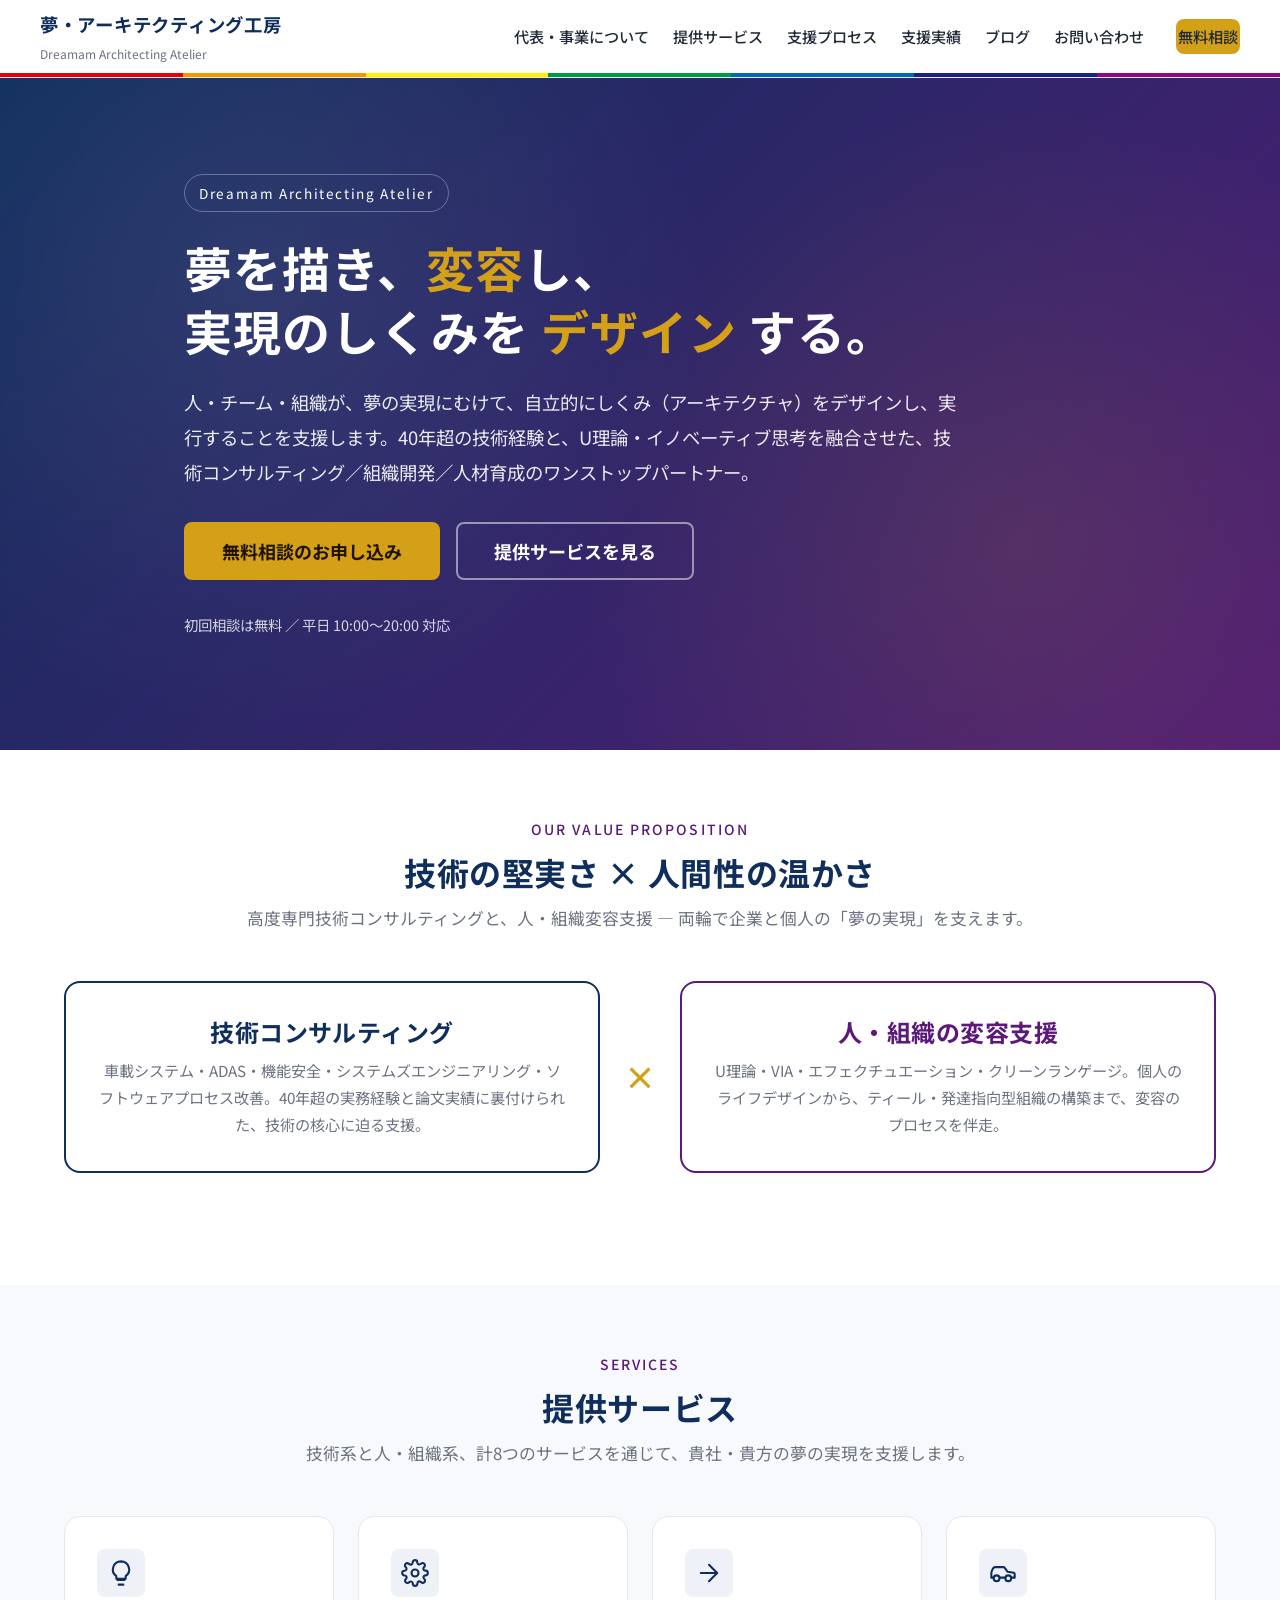
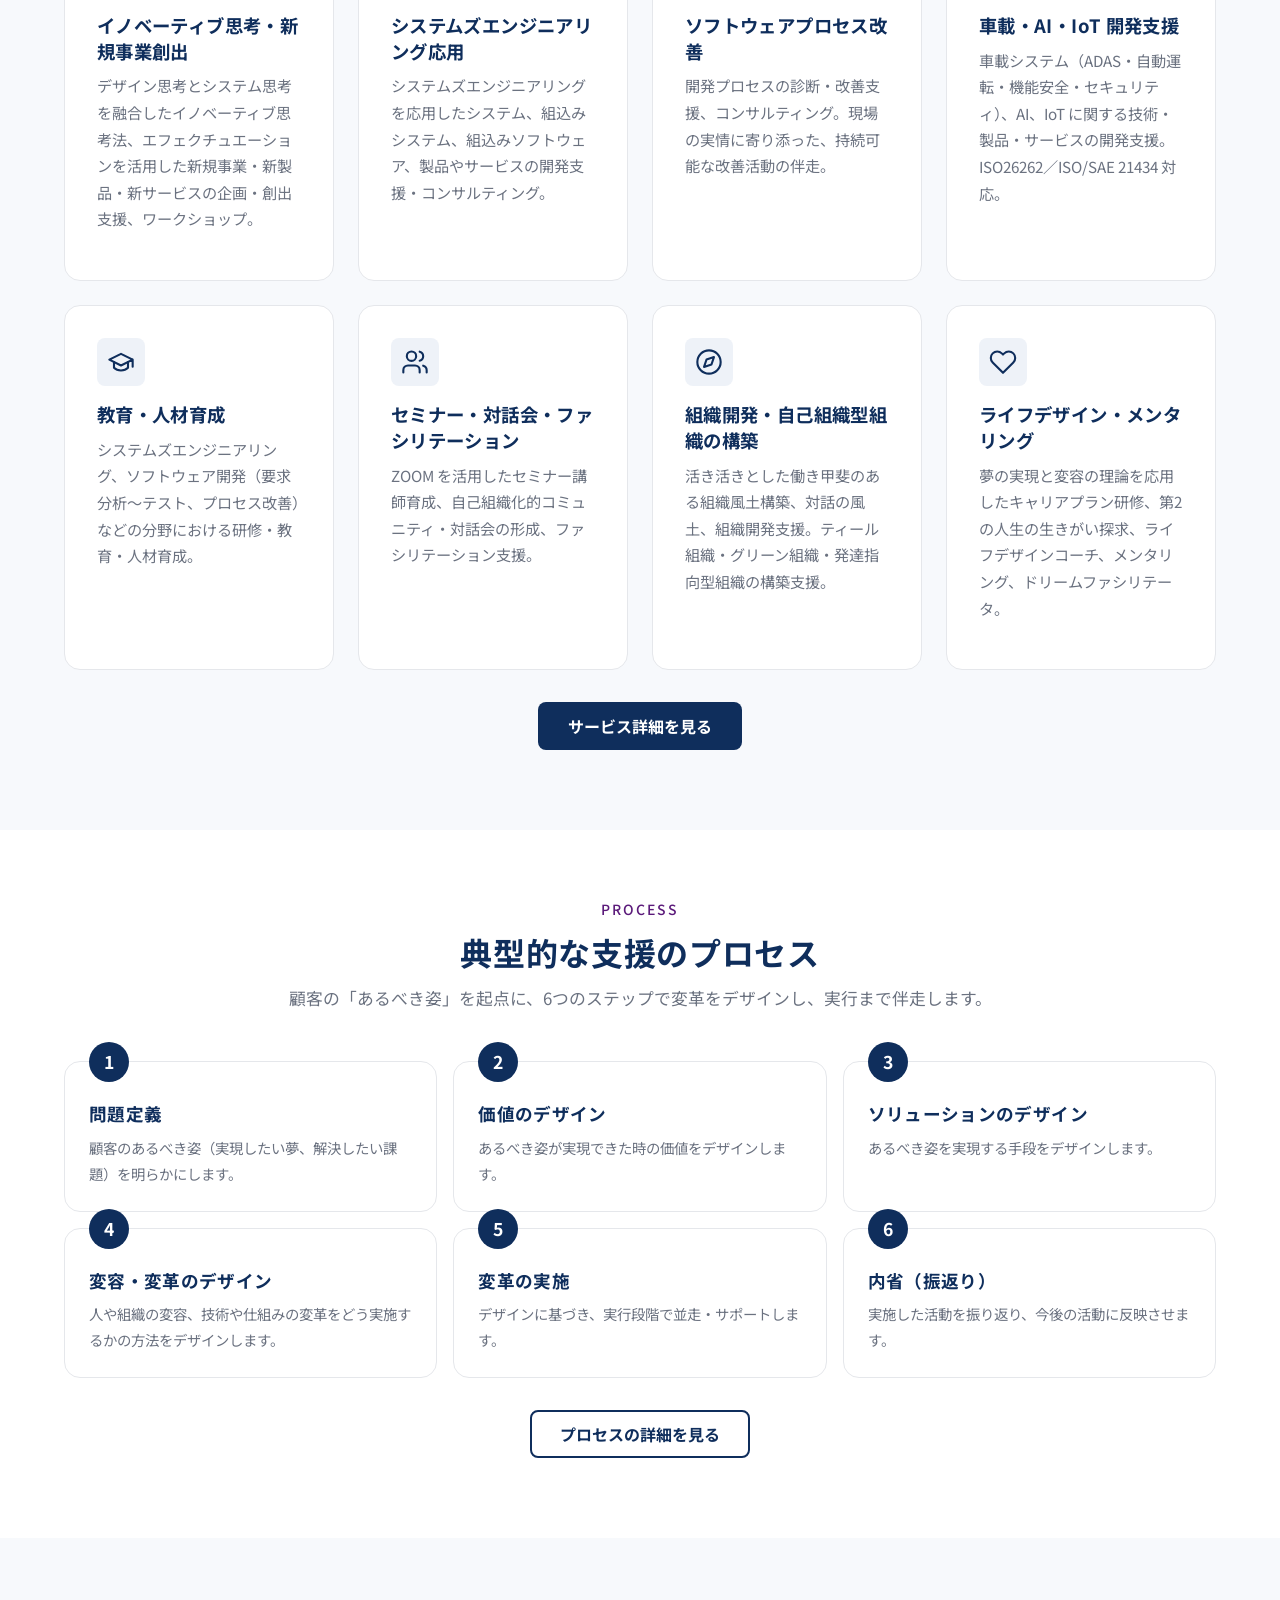
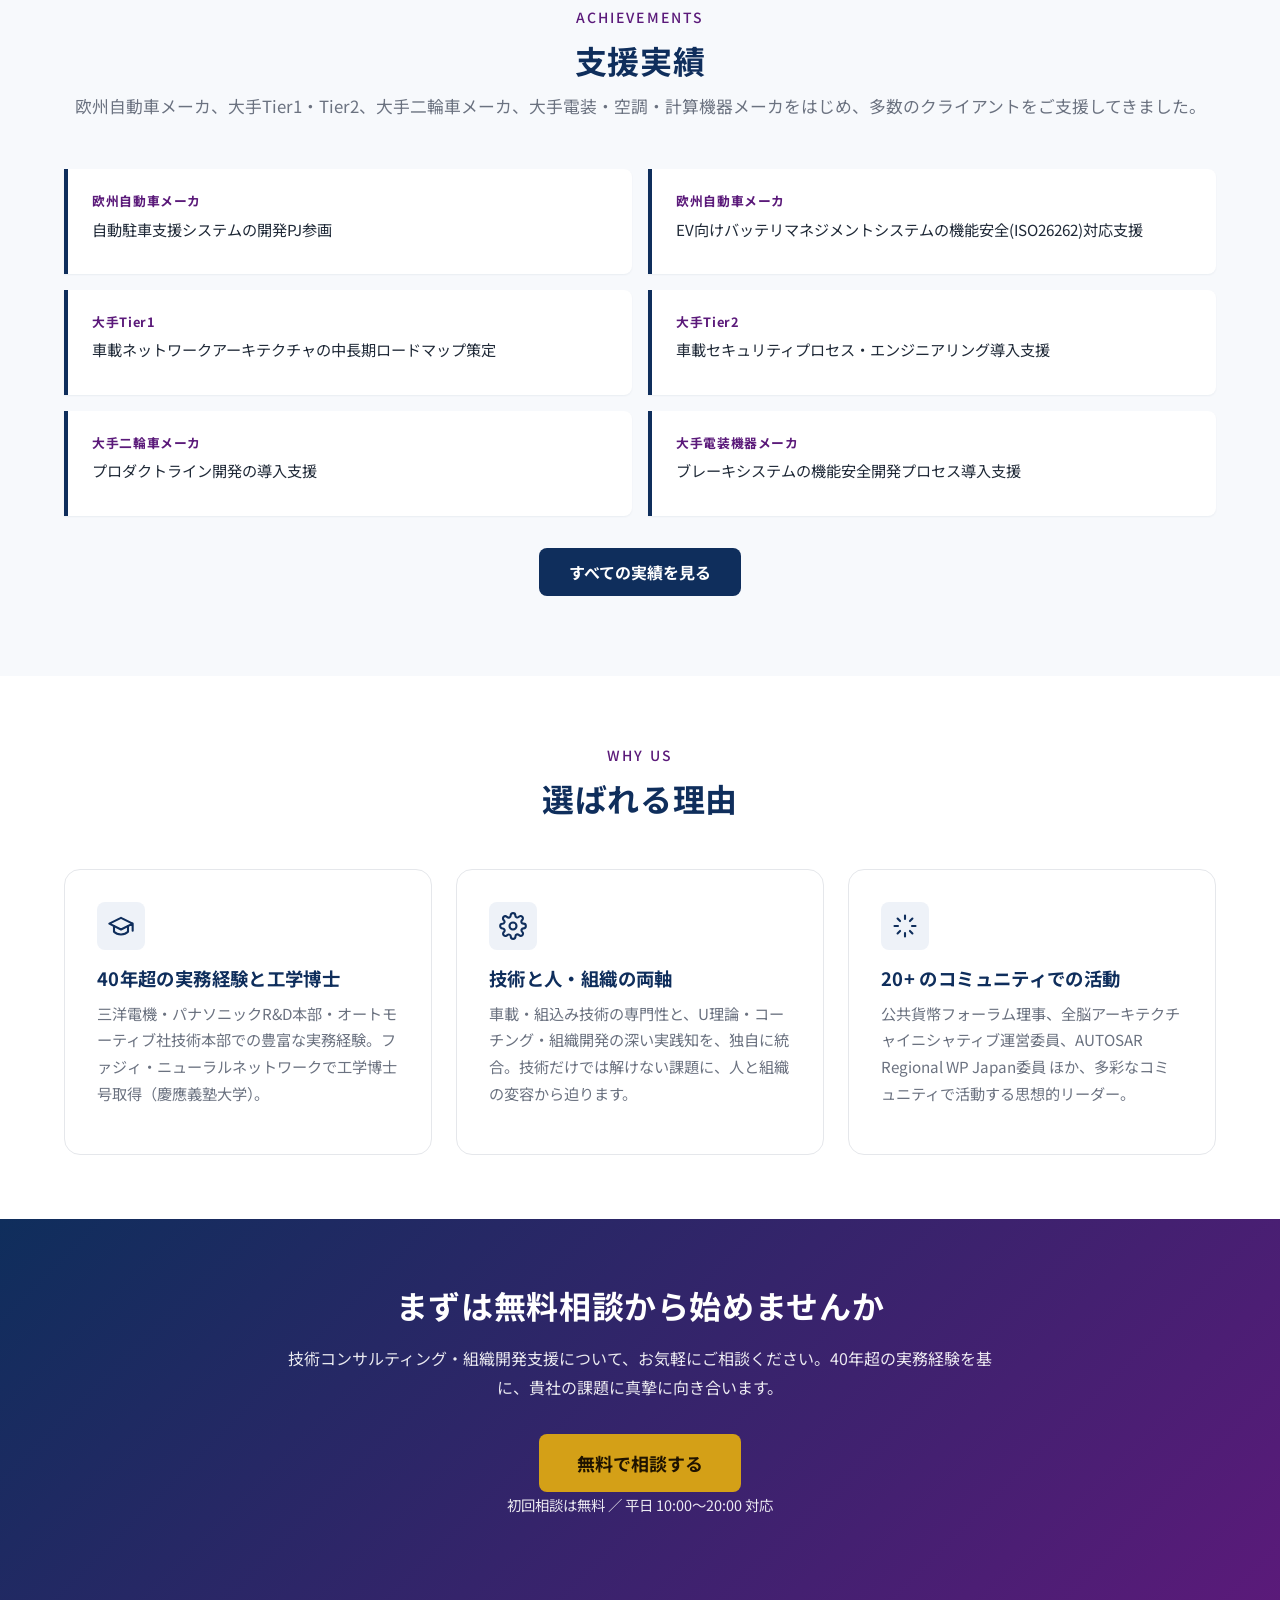
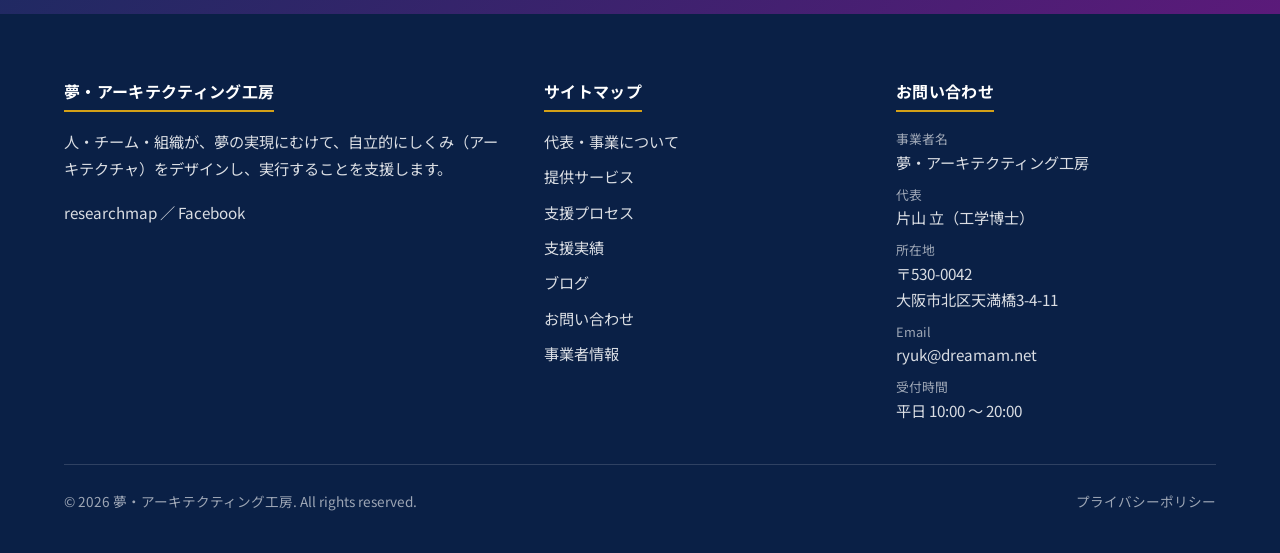
<file: preview/index.html>
<!doctype html>
<html lang="ja">
<head>
<meta charset="UTF-8">
<meta name="viewport" content="width=device-width, initial-scale=1">
<title>夢・アーキテクティング工房｜プレビュー</title>
<link rel="stylesheet" href="https://fonts.googleapis.com/css2?family=Noto+Sans+JP:wght@400;500;700&family=Inter:wght@400;500;700&display=swap">
<link rel="stylesheet" href="../wp-content/themes/dreamam-architecting/assets/css/main.css">
</head>
<body class="is-front-page">

<header class="site-header">
  <div class="container site-header__inner">
    <div class="site-branding">
      <a href="index.html">
        <span class="site-name">夢・アーキテクティング工房</span>
        <span class="site-tagline">Dreamam Architecting Atelier</span>
      </a>
    </div>
    <button class="nav-toggle" aria-expanded="false" aria-label="メニューを開く"><span></span><span></span><span></span></button>
    <nav class="main-nav" aria-label="primary">
      <ul>
        <li><a href="about.html">代表・事業について</a></li>
        <li><a href="services.html">提供サービス</a></li>
        <li><a href="process.html">支援プロセス</a></li>
        <li><a href="achievements.html">支援実績</a></li>
        <li><a href="blog.html">ブログ</a></li>
        <li><a href="contact.html">お問い合わせ</a></li>
      </ul>
      <a class="btn btn--accent nav-cta" href="contact.html">無料相談</a>
    </nav>
  </div>
  <div class="rainbow-divider" aria-hidden="true"></div>
</header>

<main>
<section class="hero">
  <div class="container hero__inner">
    <span class="hero__eyebrow">Dreamam Architecting Atelier</span>
    <h1 class="hero__title">
      夢を描き、<em>変容</em>し、<br>
      実現のしくみを <em>デザイン</em> する。
    </h1>
    <p class="hero__lead">
      人・チーム・組織が、夢の実現にむけて、自立的にしくみ（アーキテクチャ）をデザインし、実行することを支援します。40年超の技術経験と、U理論・イノベーティブ思考を融合させた、技術コンサルティング／組織開発／人材育成のワンストップパートナー。
    </p>
    <div class="hero__ctas">
      <a class="btn btn--accent btn--large" href="contact.html">無料相談のお申し込み</a>
      <a class="btn btn--outline btn--large" style="color:#fff;border-color:rgba(255,255,255,0.5);" href="services.html">提供サービスを見る</a>
    </div>
    <p class="hero__meta">初回相談は無料 ／ 平日 10:00〜20:00 対応</p>
  </div>
</section>

<section class="section">
  <div class="container">
    <div class="section-header">
      <span class="eyebrow">Our Value Proposition</span>
      <h2>技術の堅実さ × 人間性の温かさ</h2>
      <p class="lead">高度専門技術コンサルティングと、人・組織変容支援 — 両輪で企業と個人の「夢の実現」を支えます。</p>
    </div>
    <div class="two-axis">
      <div class="two-axis__block">
        <h3>技術コンサルティング</h3>
        <p>車載システム・ADAS・機能安全・システムズエンジニアリング・ソフトウェアプロセス改善。40年超の実務経験と論文実績に裏付けられた、技術の核心に迫る支援。</p>
      </div>
      <div class="two-axis__x" aria-hidden="true">×</div>
      <div class="two-axis__block two-axis__block--purple">
        <h3>人・組織の変容支援</h3>
        <p>U理論・VIA・エフェクチュエーション・クリーンランゲージ。個人のライフデザインから、ティール・発達指向型組織の構築まで、変容のプロセスを伴走。</p>
      </div>
    </div>
  </div>
</section>

<section class="section section--subtle">
  <div class="container">
    <div class="section-header">
      <span class="eyebrow">Services</span>
      <h2>提供サービス</h2>
      <p class="lead">技術系と人・組織系、計8つのサービスを通じて、貴社・貴方の夢の実現を支援します。</p>
    </div>
    <div class="grid grid--4">
      <article class="card">
        <div class="card__icon"><svg xmlns="http://www.w3.org/2000/svg" viewBox="0 0 24 24" fill="none" stroke="currentColor" stroke-width="1.8" stroke-linecap="round" stroke-linejoin="round"><path d="M9 18h6"/><path d="M10 22h4"/><path d="M12 2a7 7 0 0 0-4 12.7V17h8v-2.3A7 7 0 0 0 12 2z"/></svg></div>
        <h3 class="card__title">イノベーティブ思考・新規事業創出</h3>
        <p class="card__body">デザイン思考とシステム思考を融合したイノベーティブ思考法、エフェクチュエーションを活用した新規事業・新製品・新サービスの企画・創出支援、ワークショップ。</p>
      </article>
      <article class="card">
        <div class="card__icon"><svg xmlns="http://www.w3.org/2000/svg" viewBox="0 0 24 24" fill="none" stroke="currentColor" stroke-width="1.8" stroke-linecap="round" stroke-linejoin="round"><circle cx="12" cy="12" r="3"/><path d="M19.4 15a1.7 1.7 0 0 0 .3 1.8l.1.1a2 2 0 1 1-2.8 2.8l-.1-.1a1.7 1.7 0 0 0-1.8-.3 1.7 1.7 0 0 0-1 1.5V21a2 2 0 0 1-4 0v-.1a1.7 1.7 0 0 0-1.1-1.5 1.7 1.7 0 0 0-1.8.3l-.1.1a2 2 0 1 1-2.8-2.8l.1-.1a1.7 1.7 0 0 0 .3-1.8 1.7 1.7 0 0 0-1.5-1H3a2 2 0 0 1 0-4h.1a1.7 1.7 0 0 0 1.5-1.1 1.7 1.7 0 0 0-.3-1.8l-.1-.1a2 2 0 1 1 2.8-2.8l.1.1a1.7 1.7 0 0 0 1.8.3H9a1.7 1.7 0 0 0 1-1.5V3a2 2 0 0 1 4 0v.1a1.7 1.7 0 0 0 1 1.5 1.7 1.7 0 0 0 1.8-.3l.1-.1a2 2 0 1 1 2.8 2.8l-.1.1a1.7 1.7 0 0 0-.3 1.8V9a1.7 1.7 0 0 0 1.5 1H21a2 2 0 0 1 0 4h-.1a1.7 1.7 0 0 0-1.5 1z"/></svg></div>
        <h3 class="card__title">システムズエンジニアリング応用</h3>
        <p class="card__body">システムズエンジニアリングを応用したシステム、組込みシステム、組込みソフトウェア、製品やサービスの開発支援・コンサルティング。</p>
      </article>
      <article class="card">
        <div class="card__icon"><svg xmlns="http://www.w3.org/2000/svg" viewBox="0 0 24 24" fill="none" stroke="currentColor" stroke-width="1.8" stroke-linecap="round" stroke-linejoin="round"><line x1="5" y1="12" x2="19" y2="12"/><polyline points="12 5 19 12 12 19"/></svg></div>
        <h3 class="card__title">ソフトウェアプロセス改善</h3>
        <p class="card__body">開発プロセスの診断・改善支援、コンサルティング。現場の実情に寄り添った、持続可能な改善活動の伴走。</p>
      </article>
      <article class="card">
        <div class="card__icon"><svg xmlns="http://www.w3.org/2000/svg" viewBox="0 0 24 24" fill="none" stroke="currentColor" stroke-width="1.8" stroke-linecap="round" stroke-linejoin="round"><path d="M14 16H9m10 0h3v-3.15a1 1 0 0 0-.84-.99L16 11l-2.7-3.6a1 1 0 0 0-.8-.4H5.24a2 2 0 0 0-1.8 1.1l-.8 1.63A6 6 0 0 0 2 12.42V16h2"/><circle cx="6.5" cy="16.5" r="2.5"/><circle cx="16.5" cy="16.5" r="2.5"/></svg></div>
        <h3 class="card__title">車載・AI・IoT 開発支援</h3>
        <p class="card__body">車載システム（ADAS・自動運転・機能安全・セキュリティ）、AI、IoT に関する技術・製品・サービスの開発支援。ISO26262／ISO/SAE 21434 対応。</p>
      </article>
      <article class="card">
        <div class="card__icon"><svg xmlns="http://www.w3.org/2000/svg" viewBox="0 0 24 24" fill="none" stroke="currentColor" stroke-width="1.8" stroke-linecap="round" stroke-linejoin="round"><path d="M22 10v6M2 10l10-5 10 5-10 5z"/><path d="M6 12v5c3 3 9 3 12 0v-5"/></svg></div>
        <h3 class="card__title">教育・人材育成</h3>
        <p class="card__body">システムズエンジニアリング、ソフトウェア開発（要求分析〜テスト、プロセス改善）などの分野における研修・教育・人材育成。</p>
      </article>
      <article class="card">
        <div class="card__icon"><svg xmlns="http://www.w3.org/2000/svg" viewBox="0 0 24 24" fill="none" stroke="currentColor" stroke-width="1.8" stroke-linecap="round" stroke-linejoin="round"><path d="M16 21v-2a4 4 0 0 0-4-4H6a4 4 0 0 0-4 4v2"/><circle cx="9" cy="7" r="4"/><path d="M22 21v-2a4 4 0 0 0-3-3.87"/><path d="M16 3.13a4 4 0 0 1 0 7.75"/></svg></div>
        <h3 class="card__title">セミナー・対話会・ファシリテーション</h3>
        <p class="card__body">ZOOM を活用したセミナー講師育成、自己組織化的コミュニティ・対話会の形成、ファシリテーション支援。</p>
      </article>
      <article class="card">
        <div class="card__icon"><svg xmlns="http://www.w3.org/2000/svg" viewBox="0 0 24 24" fill="none" stroke="currentColor" stroke-width="1.8" stroke-linecap="round" stroke-linejoin="round"><circle cx="12" cy="12" r="10"/><polygon points="16.24 7.76 14.12 14.12 7.76 16.24 9.88 9.88 16.24 7.76"/></svg></div>
        <h3 class="card__title">組織開発・自己組織型組織の構築</h3>
        <p class="card__body">活き活きとした働き甲斐のある組織風土構築、対話の風土、組織開発支援。ティール組織・グリーン組織・発達指向型組織の構築支援。</p>
      </article>
      <article class="card">
        <div class="card__icon"><svg xmlns="http://www.w3.org/2000/svg" viewBox="0 0 24 24" fill="none" stroke="currentColor" stroke-width="1.8" stroke-linecap="round" stroke-linejoin="round"><path d="M20.84 4.61a5.5 5.5 0 0 0-7.78 0L12 5.67l-1.06-1.06a5.5 5.5 0 0 0-7.78 7.78l1.06 1.06L12 21.23l7.78-7.78 1.06-1.06a5.5 5.5 0 0 0 0-7.78z"/></svg></div>
        <h3 class="card__title">ライフデザイン・メンタリング</h3>
        <p class="card__body">夢の実現と変容の理論を応用したキャリアプラン研修、第2の人生の生きがい探求、ライフデザインコーチ、メンタリング、ドリームファシリテータ。</p>
      </article>
    </div>
    <p class="text-center mt-5"><a class="btn btn--primary" href="services.html">サービス詳細を見る</a></p>
  </div>
</section>

<section class="section">
  <div class="container">
    <div class="section-header">
      <span class="eyebrow">Process</span>
      <h2>典型的な支援のプロセス</h2>
      <p class="lead">顧客の「あるべき姿」を起点に、6つのステップで変革をデザインし、実行まで伴走します。</p>
    </div>
    <div class="process-steps">
      <article class="process-step"><span class="process-step__num">1</span><h3 class="process-step__title">問題定義</h3><p class="process-step__body">顧客のあるべき姿（実現したい夢、解決したい課題）を明らかにします。</p></article>
      <article class="process-step"><span class="process-step__num">2</span><h3 class="process-step__title">価値のデザイン</h3><p class="process-step__body">あるべき姿が実現できた時の価値をデザインします。</p></article>
      <article class="process-step"><span class="process-step__num">3</span><h3 class="process-step__title">ソリューションのデザイン</h3><p class="process-step__body">あるべき姿を実現する手段をデザインします。</p></article>
      <article class="process-step"><span class="process-step__num">4</span><h3 class="process-step__title">変容・変革のデザイン</h3><p class="process-step__body">人や組織の変容、技術や仕組みの変革をどう実施するかの方法をデザインします。</p></article>
      <article class="process-step"><span class="process-step__num">5</span><h3 class="process-step__title">変革の実施</h3><p class="process-step__body">デザインに基づき、実行段階で並走・サポートします。</p></article>
      <article class="process-step"><span class="process-step__num">6</span><h3 class="process-step__title">内省（振返り）</h3><p class="process-step__body">実施した活動を振り返り、今後の活動に反映させます。</p></article>
    </div>
    <p class="text-center mt-5"><a class="btn btn--outline" href="process.html">プロセスの詳細を見る</a></p>
  </div>
</section>

<section class="section section--subtle">
  <div class="container">
    <div class="section-header">
      <span class="eyebrow">Achievements</span>
      <h2>支援実績</h2>
      <p class="lead">欧州自動車メーカ、大手Tier1・Tier2、大手二輪車メーカ、大手電装・空調・計算機器メーカをはじめ、多数のクライアントをご支援してきました。</p>
    </div>
    <ul class="achievement-list">
      <li><span class="industry">欧州自動車メーカ</span><p class="detail">自動駐車支援システムの開発PJ参画</p></li>
      <li><span class="industry">欧州自動車メーカ</span><p class="detail">EV向けバッテリマネジメントシステムの機能安全(ISO26262)対応支援</p></li>
      <li><span class="industry">大手Tier1</span><p class="detail">車載ネットワークアーキテクチャの中長期ロードマップ策定</p></li>
      <li><span class="industry">大手Tier2</span><p class="detail">車載セキュリティプロセス・エンジニアリング導入支援</p></li>
      <li><span class="industry">大手二輪車メーカ</span><p class="detail">プロダクトライン開発の導入支援</p></li>
      <li><span class="industry">大手電装機器メーカ</span><p class="detail">ブレーキシステムの機能安全開発プロセス導入支援</p></li>
    </ul>
    <p class="text-center mt-5"><a class="btn btn--primary" href="achievements.html">すべての実績を見る</a></p>
  </div>
</section>

<section class="section">
  <div class="container">
    <div class="section-header"><span class="eyebrow">Why us</span><h2>選ばれる理由</h2></div>
    <div class="grid grid--3">
      <div class="card">
        <div class="card__icon"><svg xmlns="http://www.w3.org/2000/svg" viewBox="0 0 24 24" fill="none" stroke="currentColor" stroke-width="1.8" stroke-linecap="round" stroke-linejoin="round"><path d="M22 10v6M2 10l10-5 10 5-10 5z"/><path d="M6 12v5c3 3 9 3 12 0v-5"/></svg></div>
        <h3 class="card__title">40年超の実務経験と工学博士</h3>
        <p class="card__body">三洋電機・パナソニックR&D本部・オートモーティブ社技術本部での豊富な実務経験。ファジィ・ニューラルネットワークで工学博士号取得（慶應義塾大学）。</p>
      </div>
      <div class="card">
        <div class="card__icon"><svg xmlns="http://www.w3.org/2000/svg" viewBox="0 0 24 24" fill="none" stroke="currentColor" stroke-width="1.8" stroke-linecap="round" stroke-linejoin="round"><circle cx="12" cy="12" r="3"/><path d="M19.4 15a1.7 1.7 0 0 0 .3 1.8l.1.1a2 2 0 1 1-2.8 2.8l-.1-.1a1.7 1.7 0 0 0-1.8-.3 1.7 1.7 0 0 0-1 1.5V21a2 2 0 0 1-4 0v-.1a1.7 1.7 0 0 0-1.1-1.5 1.7 1.7 0 0 0-1.8.3l-.1.1a2 2 0 1 1-2.8-2.8l.1-.1a1.7 1.7 0 0 0 .3-1.8 1.7 1.7 0 0 0-1.5-1H3a2 2 0 0 1 0-4h.1a1.7 1.7 0 0 0 1.5-1.1 1.7 1.7 0 0 0-.3-1.8l-.1-.1a2 2 0 1 1 2.8-2.8l.1.1a1.7 1.7 0 0 0 1.8.3H9a1.7 1.7 0 0 0 1-1.5V3a2 2 0 0 1 4 0v.1a1.7 1.7 0 0 0 1 1.5 1.7 1.7 0 0 0 1.8-.3l.1-.1a2 2 0 1 1 2.8 2.8l-.1.1a1.7 1.7 0 0 0-.3 1.8V9a1.7 1.7 0 0 0 1.5 1H21a2 2 0 0 1 0 4h-.1a1.7 1.7 0 0 0-1.5 1z"/></svg></div>
        <h3 class="card__title">技術と人・組織の両軸</h3>
        <p class="card__body">車載・組込み技術の専門性と、U理論・コーチング・組織開発の深い実践知を、独自に統合。技術だけでは解けない課題に、人と組織の変容から迫ります。</p>
      </div>
      <div class="card">
        <div class="card__icon"><svg xmlns="http://www.w3.org/2000/svg" viewBox="0 0 24 24" fill="none" stroke="currentColor" stroke-width="1.8" stroke-linecap="round" stroke-linejoin="round"><path d="M12 3v3M12 18v3M3 12h3M18 12h3M5.64 5.64l2.12 2.12M16.24 16.24l2.12 2.12M5.64 18.36l2.12-2.12M16.24 7.76l2.12-2.12"/></svg></div>
        <h3 class="card__title">20+ のコミュニティでの活動</h3>
        <p class="card__body">公共貨幣フォーラム理事、全脳アーキテクチャイニシャティブ運営委員、AUTOSAR Regional WP Japan委員 ほか、多彩なコミュニティで活動する思想的リーダー。</p>
      </div>
    </div>
  </div>
</section>
</main>

<!-- CTA -->
<section class="cta-section">
  <div class="container">
    <h2>まずは無料相談から始めませんか</h2>
    <p>技術コンサルティング・組織開発支援について、お気軽にご相談ください。40年超の実務経験を基に、貴社の課題に真摯に向き合います。</p>
    <a class="btn btn--accent btn--large" href="contact.html">無料で相談する</a>
    <p class="cta-section__meta">初回相談は無料 ／ 平日 10:00〜20:00 対応</p>
  </div>
</section>

<footer class="site-footer">
  <div class="container">
    <div class="footer-grid">
      <div class="footer-about">
        <h4>夢・アーキテクティング工房</h4>
        <p>人・チーム・組織が、夢の実現にむけて、自立的にしくみ（アーキテクチャ）をデザインし、実行することを支援します。</p>
        <p><a href="https://researchmap.jp/ryu.katayama/" target="_blank" rel="noopener">researchmap</a> ／ <a href="https://www.facebook.com/ryu.katayama.12" target="_blank" rel="noopener">Facebook</a></p>
      </div>
      <div class="footer-links">
        <h4>サイトマップ</h4>
        <ul>
          <li><a href="about.html">代表・事業について</a></li>
          <li><a href="services.html">提供サービス</a></li>
          <li><a href="process.html">支援プロセス</a></li>
          <li><a href="achievements.html">支援実績</a></li>
          <li><a href="blog.html">ブログ</a></li>
          <li><a href="contact.html">お問い合わせ</a></li>
          <li><a href="company.html">事業者情報</a></li>
        </ul>
      </div>
      <div class="footer-contact">
        <h4>お問い合わせ</h4>
        <p><span class="label">事業者名</span>夢・アーキテクティング工房</p>
        <p><span class="label">代表</span>片山 立（工学博士）</p>
        <p><span class="label">所在地</span>〒530-0042<br>大阪市北区天満橋3-4-11</p>
        <p><span class="label">Email</span><a href="mailto:ryuk&#64;dreamam.net">ryuk&#64;dreamam.net</a></p>
        <p><span class="label">受付時間</span>平日 10:00 〜 20:00</p>
      </div>
    </div>
    <div class="footer-bottom">
      <p>&copy; 2026 夢・アーキテクティング工房. All rights reserved.</p>
      <p>プライバシーポリシー</p>
    </div>
  </div>
</footer>

<script src="../wp-content/themes/dreamam-architecting/assets/js/main.js"></script>
</body>
</html>
</file>
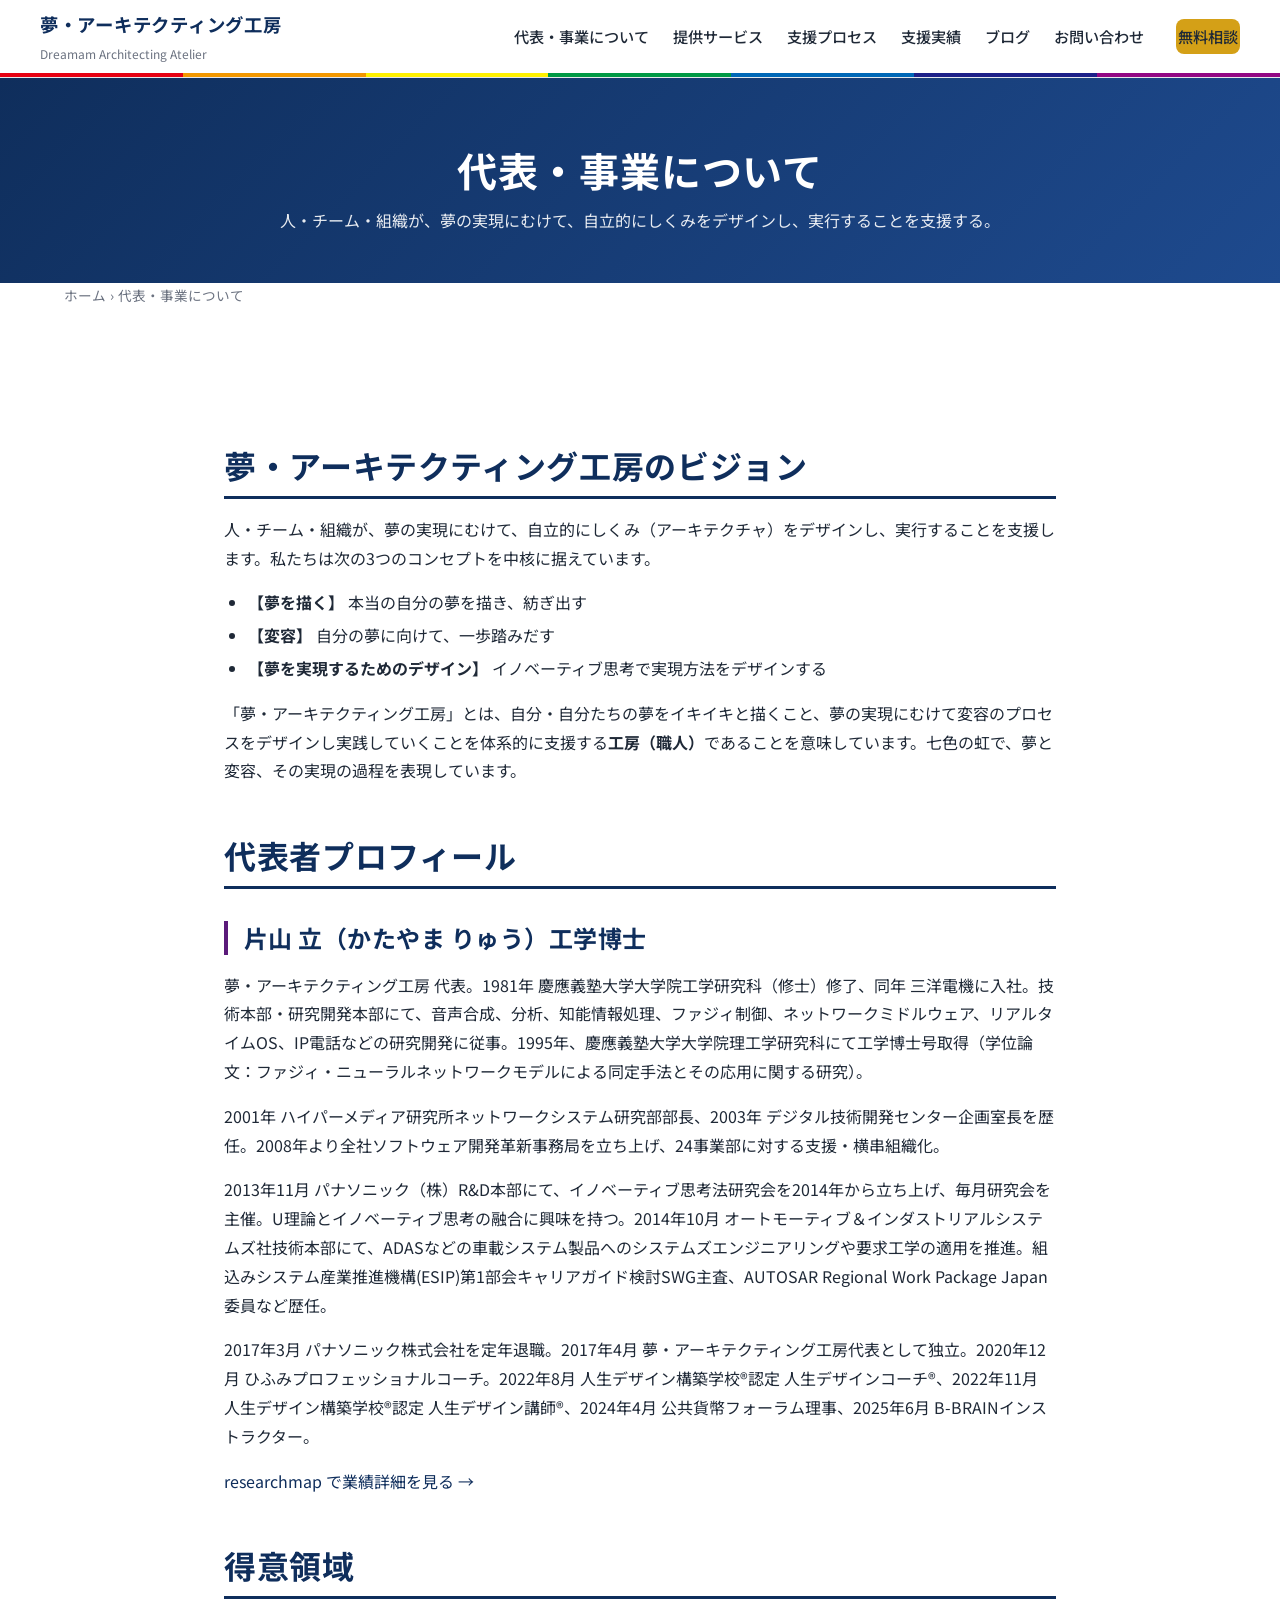
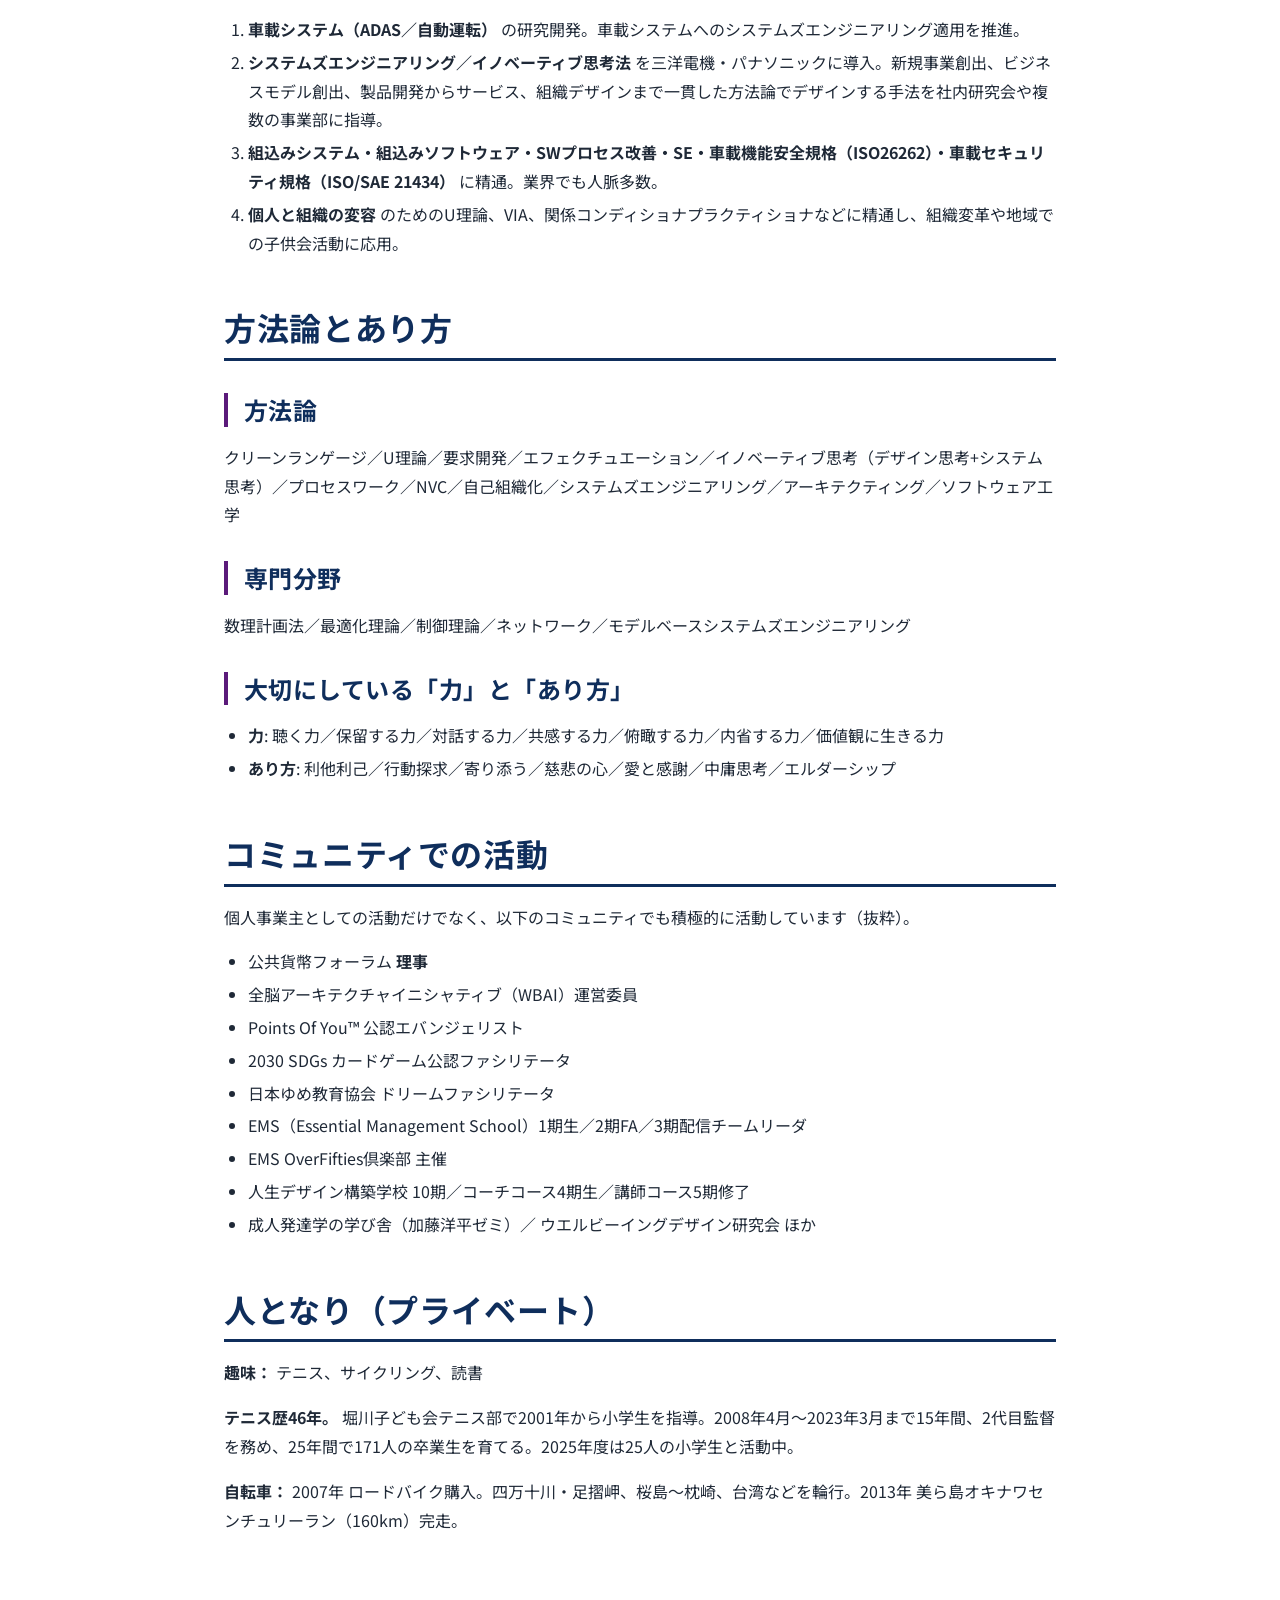
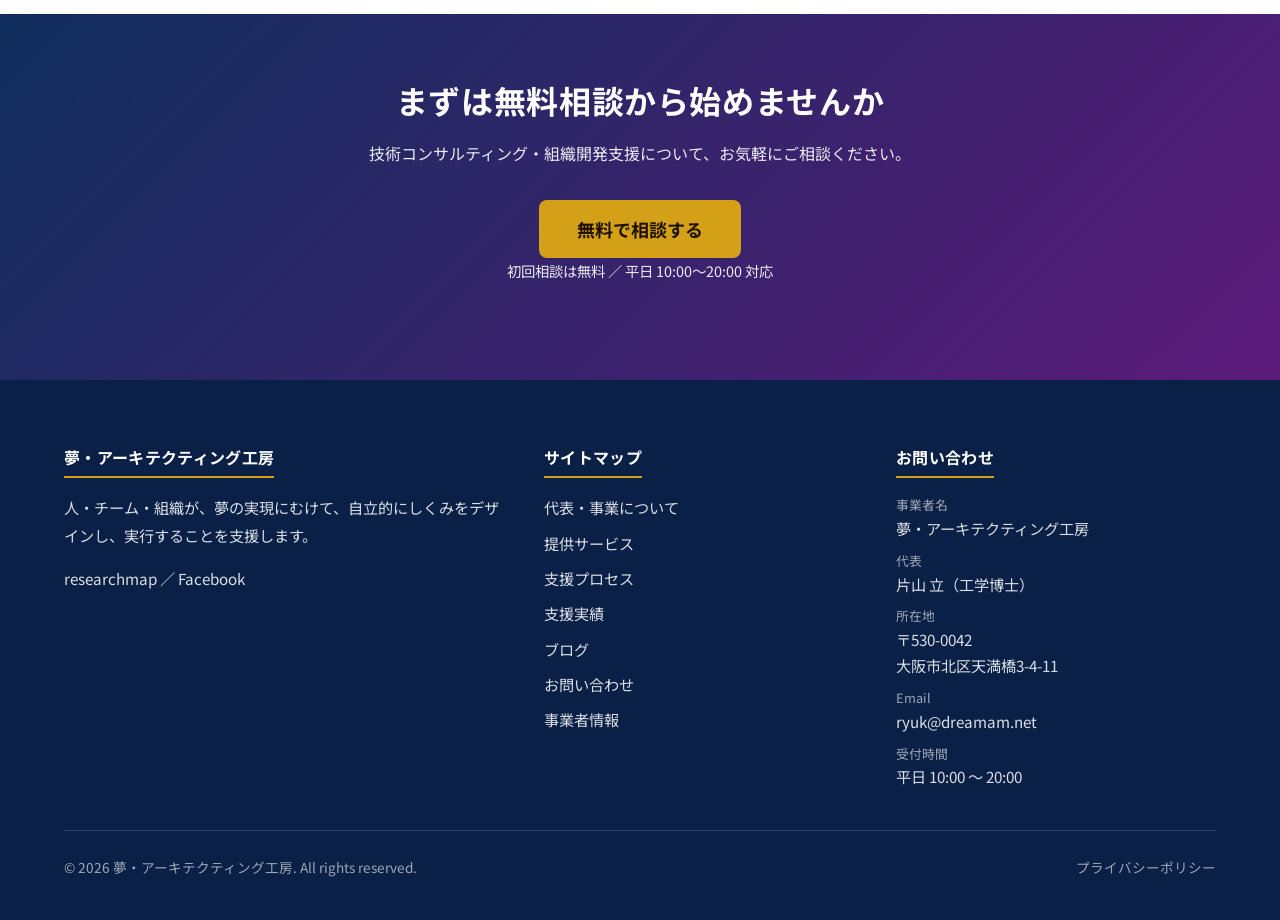
<file: preview/about.html>
<!doctype html>
<html lang="ja">
<head>
<meta charset="UTF-8">
<meta name="viewport" content="width=device-width, initial-scale=1">
<title>代表・事業について｜夢・アーキテクティング工房</title>
<link rel="stylesheet" href="https://fonts.googleapis.com/css2?family=Noto+Sans+JP:wght@400;500;700&family=Inter:wght@400;500;700&display=swap">
<link rel="stylesheet" href="../wp-content/themes/dreamam-architecting/assets/css/main.css">
</head>
<body>

<header class="site-header">
  <div class="container site-header__inner">
    <div class="site-branding"><a href="index.html"><span class="site-name">夢・アーキテクティング工房</span><span class="site-tagline">Dreamam Architecting Atelier</span></a></div>
    <button class="nav-toggle" aria-expanded="false" aria-label="メニューを開く"><span></span><span></span><span></span></button>
    <nav class="main-nav">
      <ul>
        <li><a href="about.html">代表・事業について</a></li>
        <li><a href="services.html">提供サービス</a></li>
        <li><a href="process.html">支援プロセス</a></li>
        <li><a href="achievements.html">支援実績</a></li>
        <li><a href="blog.html">ブログ</a></li>
        <li><a href="contact.html">お問い合わせ</a></li>
      </ul>
      <a class="btn btn--accent nav-cta" href="contact.html">無料相談</a>
    </nav>
  </div>
  <div class="rainbow-divider" aria-hidden="true"></div>
</header>

<main>
<section class="page-hero">
  <div class="container">
    <h1>代表・事業について</h1>
    <p class="lead">人・チーム・組織が、夢の実現にむけて、自立的にしくみをデザインし、実行することを支援する。</p>
  </div>
</section>

<nav class="breadcrumbs"><div class="container"><a href="index.html">ホーム</a><span class="separator">›</span><span>代表・事業について</span></div></nav>

<section class="section">
  <div class="container container--narrow">
    <article class="entry-content">
      <h2>夢・アーキテクティング工房のビジョン</h2>
      <p>人・チーム・組織が、夢の実現にむけて、自立的にしくみ（アーキテクチャ）をデザインし、実行することを支援します。私たちは次の3つのコンセプトを中核に据えています。</p>
      <ul>
        <li><strong>【夢を描く】</strong> 本当の自分の夢を描き、紡ぎ出す</li>
        <li><strong>【変容】</strong> 自分の夢に向けて、一歩踏みだす</li>
        <li><strong>【夢を実現するためのデザイン】</strong> イノベーティブ思考で実現方法をデザインする</li>
      </ul>
      <p>「夢・アーキテクティング工房」とは、自分・自分たちの夢をイキイキと描くこと、夢の実現にむけて変容のプロセスをデザインし実践していくことを体系的に支援する<strong>工房（職人）</strong>であることを意味しています。七色の虹で、夢と変容、その実現の過程を表現しています。</p>

      <h2>代表者プロフィール</h2>
      <h3>片山 立（かたやま りゅう）工学博士</h3>
      <p>夢・アーキテクティング工房 代表。1981年 慶應義塾大学大学院工学研究科（修士）修了、同年 三洋電機に入社。技術本部・研究開発本部にて、音声合成、分析、知能情報処理、ファジィ制御、ネットワークミドルウェア、リアルタイムOS、IP電話などの研究開発に従事。1995年、慶應義塾大学大学院理工学研究科にて工学博士号取得（学位論文：ファジィ・ニューラルネットワークモデルによる同定手法とその応用に関する研究）。</p>
      <p>2001年 ハイパーメディア研究所ネットワークシステム研究部部長、2003年 デジタル技術開発センター企画室長を歴任。2008年より全社ソフトウェア開発革新事務局を立ち上げ、24事業部に対する支援・横串組織化。</p>
      <p>2013年11月 パナソニック（株）R&D本部にて、イノベーティブ思考法研究会を2014年から立ち上げ、毎月研究会を主催。U理論とイノベーティブ思考の融合に興味を持つ。2014年10月 オートモーティブ＆インダストリアルシステムズ社技術本部にて、ADASなどの車載システム製品へのシステムズエンジニアリングや要求工学の適用を推進。組込みシステム産業推進機構(ESIP)第1部会キャリアガイド検討SWG主査、AUTOSAR Regional Work Package Japan 委員など歴任。</p>
      <p>2017年3月 パナソニック株式会社を定年退職。2017年4月 夢・アーキテクティング工房代表として独立。2020年12月 ひふみプロフェッショナルコーチ。2022年8月 人生デザイン構築学校®認定 人生デザインコーチ®、2022年11月 人生デザイン構築学校®認定 人生デザイン講師®、2024年4月 公共貨幣フォーラム理事、2025年6月 B-BRAINインストラクター。</p>
      <p><a href="https://researchmap.jp/ryu.katayama/" target="_blank" rel="noopener">researchmap で業績詳細を見る →</a></p>

      <h2>得意領域</h2>
      <ol>
        <li><strong>車載システム（ADAS／自動運転）</strong> の研究開発。車載システムへのシステムズエンジニアリング適用を推進。</li>
        <li><strong>システムズエンジニアリング／イノベーティブ思考法</strong> を三洋電機・パナソニックに導入。新規事業創出、ビジネスモデル創出、製品開発からサービス、組織デザインまで一貫した方法論でデザインする手法を社内研究会や複数の事業部に指導。</li>
        <li><strong>組込みシステム・組込みソフトウェア・SWプロセス改善・SE・車載機能安全規格（ISO26262）・車載セキュリティ規格（ISO/SAE 21434）</strong> に精通。業界でも人脈多数。</li>
        <li><strong>個人と組織の変容</strong> のためのU理論、VIA、関係コンディショナプラクティショナなどに精通し、組織変革や地域での子供会活動に応用。</li>
      </ol>

      <h2>方法論とあり方</h2>
      <h3>方法論</h3>
      <p>クリーンランゲージ／U理論／要求開発／エフェクチュエーション／イノベーティブ思考（デザイン思考+システム思考）／プロセスワーク／NVC／自己組織化／システムズエンジニアリング／アーキテクティング／ソフトウェア工学</p>
      <h3>専門分野</h3>
      <p>数理計画法／最適化理論／制御理論／ネットワーク／モデルベースシステムズエンジニアリング</p>
      <h3>大切にしている「力」と「あり方」</h3>
      <ul>
        <li><strong>力</strong>: 聴く力／保留する力／対話する力／共感する力／俯瞰する力／内省する力／価値観に生きる力</li>
        <li><strong>あり方</strong>: 利他利己／行動探求／寄り添う／慈悲の心／愛と感謝／中庸思考／エルダーシップ</li>
      </ul>

      <h2>コミュニティでの活動</h2>
      <p>個人事業主としての活動だけでなく、以下のコミュニティでも積極的に活動しています（抜粋）。</p>
      <ul>
        <li>公共貨幣フォーラム <strong>理事</strong></li>
        <li>全脳アーキテクチャイニシャティブ（WBAI）運営委員</li>
        <li>Points Of You™ 公認エバンジェリスト</li>
        <li>2030 SDGs カードゲーム公認ファシリテータ</li>
        <li>日本ゆめ教育協会 ドリームファシリテータ</li>
        <li>EMS（Essential Management School）1期生／2期FA／3期配信チームリーダ</li>
        <li>EMS OverFifties倶楽部 主催</li>
        <li>人生デザイン構築学校 10期／コーチコース4期生／講師コース5期修了</li>
        <li>成人発達学の学び舎（加藤洋平ゼミ）／ ウエルビーイングデザイン研究会 ほか</li>
      </ul>

      <h2>人となり（プライベート）</h2>
      <p><strong>趣味：</strong> テニス、サイクリング、読書</p>
      <p><strong>テニス歴46年。</strong> 堀川子ども会テニス部で2001年から小学生を指導。2008年4月〜2023年3月まで15年間、2代目監督を務め、25年間で171人の卒業生を育てる。2025年度は25人の小学生と活動中。</p>
      <p><strong>自転車：</strong> 2007年 ロードバイク購入。四万十川・足摺岬、桜島〜枕崎、台湾などを輪行。2013年 美ら島オキナワセンチュリーラン（160km）完走。</p>
    </article>
  </div>
</section>
</main>

<section class="cta-section">
  <div class="container">
    <h2>まずは無料相談から始めませんか</h2>
    <p>技術コンサルティング・組織開発支援について、お気軽にご相談ください。</p>
    <a class="btn btn--accent btn--large" href="contact.html">無料で相談する</a>
    <p class="cta-section__meta">初回相談は無料 ／ 平日 10:00〜20:00 対応</p>
  </div>
</section>

<footer class="site-footer">
  <div class="container">
    <div class="footer-grid">
      <div class="footer-about"><h4>夢・アーキテクティング工房</h4><p>人・チーム・組織が、夢の実現にむけて、自立的にしくみをデザインし、実行することを支援します。</p><p><a href="https://researchmap.jp/ryu.katayama/" target="_blank" rel="noopener">researchmap</a> ／ <a href="https://www.facebook.com/ryu.katayama.12" target="_blank" rel="noopener">Facebook</a></p></div>
      <div class="footer-links"><h4>サイトマップ</h4><ul><li><a href="about.html">代表・事業について</a></li><li><a href="services.html">提供サービス</a></li><li><a href="process.html">支援プロセス</a></li><li><a href="achievements.html">支援実績</a></li><li><a href="blog.html">ブログ</a></li><li><a href="contact.html">お問い合わせ</a></li><li><a href="company.html">事業者情報</a></li></ul></div>
      <div class="footer-contact"><h4>お問い合わせ</h4><p><span class="label">事業者名</span>夢・アーキテクティング工房</p><p><span class="label">代表</span>片山 立（工学博士）</p><p><span class="label">所在地</span>〒530-0042<br>大阪市北区天満橋3-4-11</p><p><span class="label">Email</span><a href="mailto:ryuk&#64;dreamam.net">ryuk&#64;dreamam.net</a></p><p><span class="label">受付時間</span>平日 10:00 〜 20:00</p></div>
    </div>
    <div class="footer-bottom"><p>&copy; 2026 夢・アーキテクティング工房. All rights reserved.</p><p>プライバシーポリシー</p></div>
  </div>
</footer>

<script src="../wp-content/themes/dreamam-architecting/assets/js/main.js"></script>
</body>
</html>
</file>
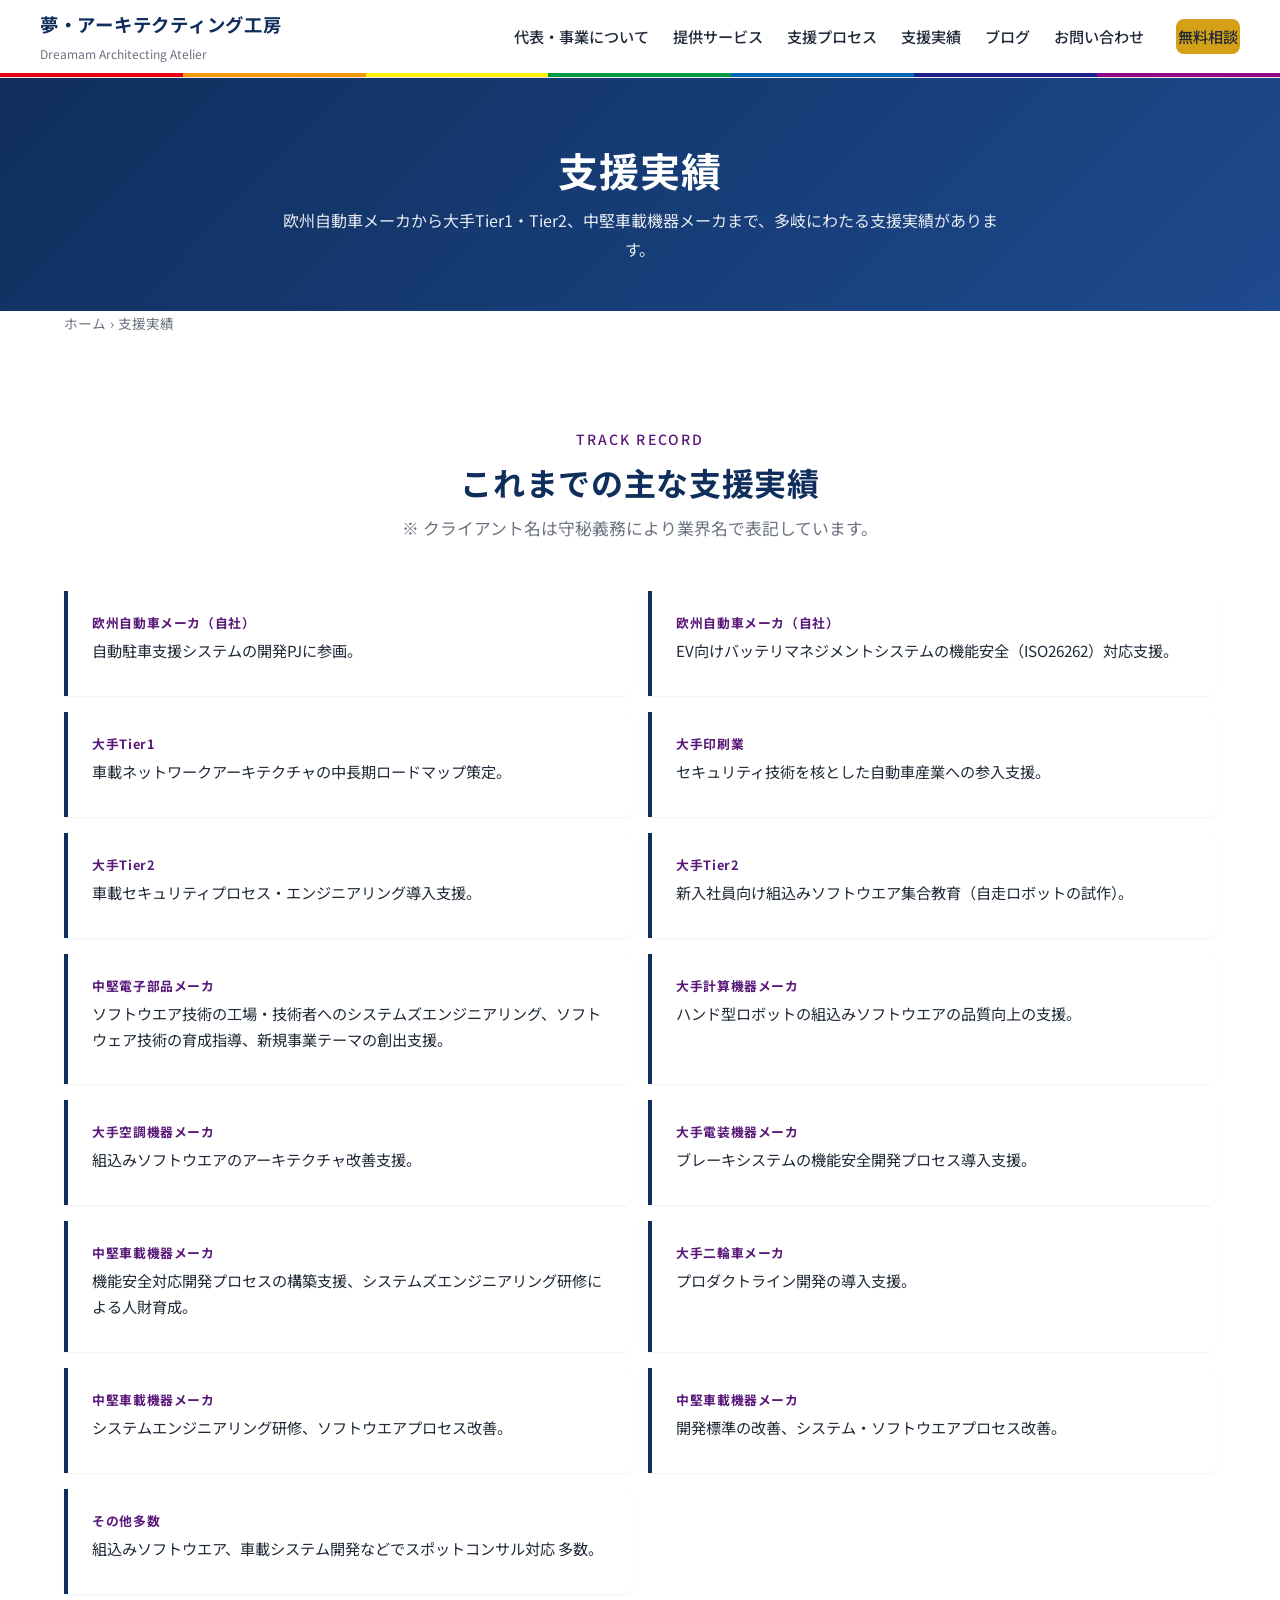
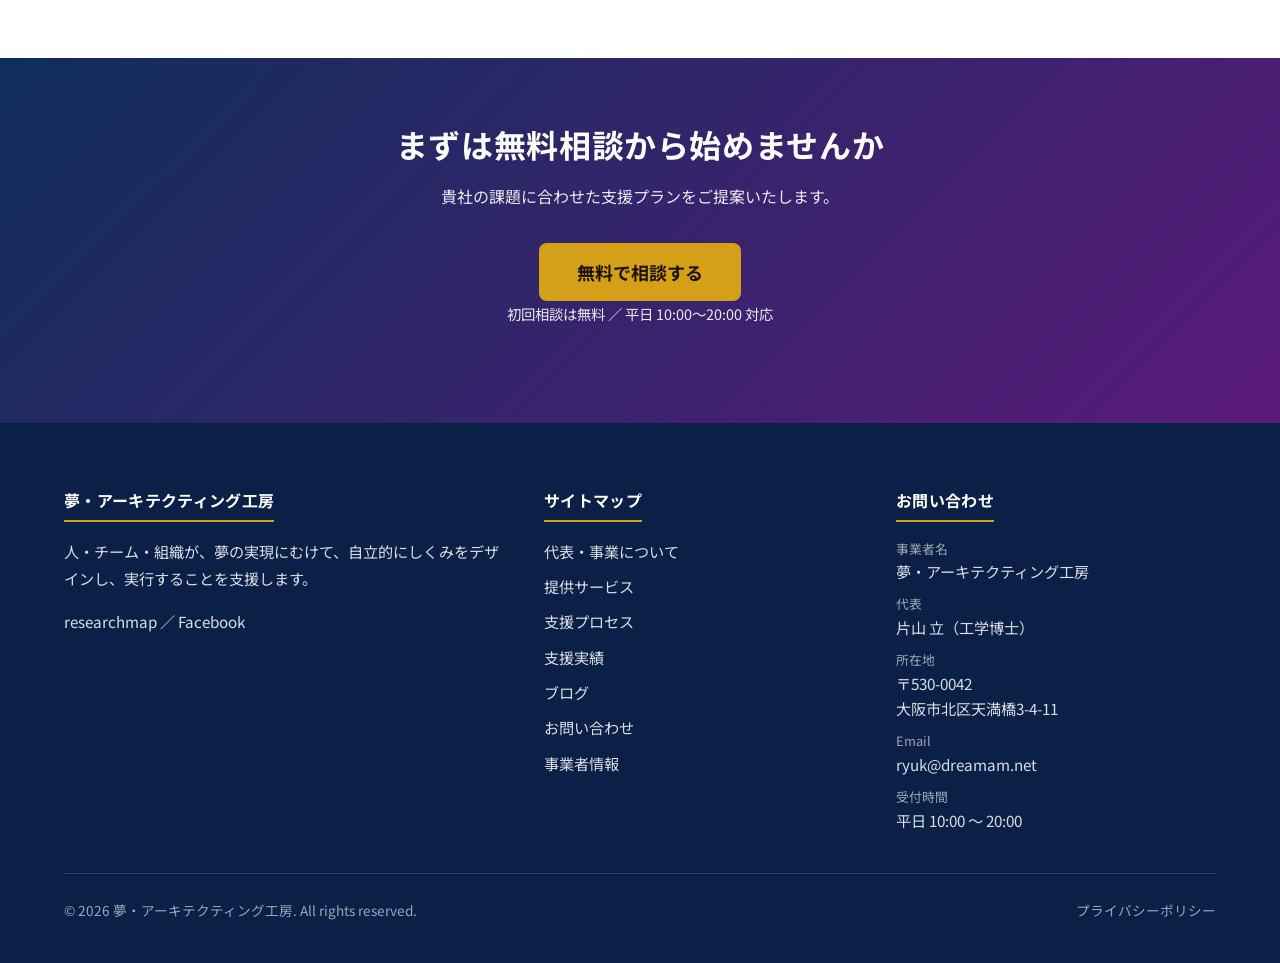
<file: preview/achievements.html>
<!doctype html>
<html lang="ja">
<head>
<meta charset="UTF-8">
<meta name="viewport" content="width=device-width, initial-scale=1">
<title>支援実績｜夢・アーキテクティング工房</title>
<link rel="stylesheet" href="https://fonts.googleapis.com/css2?family=Noto+Sans+JP:wght@400;500;700&family=Inter:wght@400;500;700&display=swap">
<link rel="stylesheet" href="../wp-content/themes/dreamam-architecting/assets/css/main.css">
</head>
<body>

<header class="site-header">
  <div class="container site-header__inner">
    <div class="site-branding"><a href="index.html"><span class="site-name">夢・アーキテクティング工房</span><span class="site-tagline">Dreamam Architecting Atelier</span></a></div>
    <button class="nav-toggle" aria-expanded="false" aria-label="メニューを開く"><span></span><span></span><span></span></button>
    <nav class="main-nav">
      <ul>
        <li><a href="about.html">代表・事業について</a></li>
        <li><a href="services.html">提供サービス</a></li>
        <li><a href="process.html">支援プロセス</a></li>
        <li><a href="achievements.html">支援実績</a></li>
        <li><a href="blog.html">ブログ</a></li>
        <li><a href="contact.html">お問い合わせ</a></li>
      </ul>
      <a class="btn btn--accent nav-cta" href="contact.html">無料相談</a>
    </nav>
  </div>
  <div class="rainbow-divider" aria-hidden="true"></div>
</header>

<main>
<section class="page-hero">
  <div class="container">
    <h1>支援実績</h1>
    <p class="lead">欧州自動車メーカから大手Tier1・Tier2、中堅車載機器メーカまで、多岐にわたる支援実績があります。</p>
  </div>
</section>

<nav class="breadcrumbs"><div class="container"><a href="index.html">ホーム</a><span class="separator">›</span><span>支援実績</span></div></nav>

<section class="section">
  <div class="container">
    <div class="section-header">
      <span class="eyebrow">Track Record</span>
      <h2>これまでの主な支援実績</h2>
      <p class="lead">※ クライアント名は守秘義務により業界名で表記しています。</p>
    </div>
    <ul class="achievement-list">
      <li><span class="industry">欧州自動車メーカ（自社）</span><p class="detail">自動駐車支援システムの開発PJに参画。</p></li>
      <li><span class="industry">欧州自動車メーカ（自社）</span><p class="detail">EV向けバッテリマネジメントシステムの機能安全（ISO26262）対応支援。</p></li>
      <li><span class="industry">大手Tier1</span><p class="detail">車載ネットワークアーキテクチャの中長期ロードマップ策定。</p></li>
      <li><span class="industry">大手印刷業</span><p class="detail">セキュリティ技術を核とした自動車産業への参入支援。</p></li>
      <li><span class="industry">大手Tier2</span><p class="detail">車載セキュリティプロセス・エンジニアリング導入支援。</p></li>
      <li><span class="industry">大手Tier2</span><p class="detail">新入社員向け組込みソフトウエア集合教育（自走ロボットの試作）。</p></li>
      <li><span class="industry">中堅電子部品メーカ</span><p class="detail">ソフトウエア技術の工場・技術者へのシステムズエンジニアリング、ソフトウェア技術の育成指導、新規事業テーマの創出支援。</p></li>
      <li><span class="industry">大手計算機器メーカ</span><p class="detail">ハンド型ロボットの組込みソフトウエアの品質向上の支援。</p></li>
      <li><span class="industry">大手空調機器メーカ</span><p class="detail">組込みソフトウエアのアーキテクチャ改善支援。</p></li>
      <li><span class="industry">大手電装機器メーカ</span><p class="detail">ブレーキシステムの機能安全開発プロセス導入支援。</p></li>
      <li><span class="industry">中堅車載機器メーカ</span><p class="detail">機能安全対応開発プロセスの構築支援、システムズエンジニアリング研修による人財育成。</p></li>
      <li><span class="industry">大手二輪車メーカ</span><p class="detail">プロダクトライン開発の導入支援。</p></li>
      <li><span class="industry">中堅車載機器メーカ</span><p class="detail">システムエンジニアリング研修、ソフトウエアプロセス改善。</p></li>
      <li><span class="industry">中堅車載機器メーカ</span><p class="detail">開発標準の改善、システム・ソフトウエアプロセス改善。</p></li>
      <li><span class="industry">その他多数</span><p class="detail">組込みソフトウエア、車載システム開発などでスポットコンサル対応 多数。</p></li>
    </ul>
  </div>
</section>
</main>

<section class="cta-section">
  <div class="container">
    <h2>まずは無料相談から始めませんか</h2>
    <p>貴社の課題に合わせた支援プランをご提案いたします。</p>
    <a class="btn btn--accent btn--large" href="contact.html">無料で相談する</a>
    <p class="cta-section__meta">初回相談は無料 ／ 平日 10:00〜20:00 対応</p>
  </div>
</section>

<footer class="site-footer">
  <div class="container">
    <div class="footer-grid">
      <div class="footer-about"><h4>夢・アーキテクティング工房</h4><p>人・チーム・組織が、夢の実現にむけて、自立的にしくみをデザインし、実行することを支援します。</p><p><a href="https://researchmap.jp/ryu.katayama/" target="_blank" rel="noopener">researchmap</a> ／ <a href="https://www.facebook.com/ryu.katayama.12" target="_blank" rel="noopener">Facebook</a></p></div>
      <div class="footer-links"><h4>サイトマップ</h4><ul><li><a href="about.html">代表・事業について</a></li><li><a href="services.html">提供サービス</a></li><li><a href="process.html">支援プロセス</a></li><li><a href="achievements.html">支援実績</a></li><li><a href="blog.html">ブログ</a></li><li><a href="contact.html">お問い合わせ</a></li><li><a href="company.html">事業者情報</a></li></ul></div>
      <div class="footer-contact"><h4>お問い合わせ</h4><p><span class="label">事業者名</span>夢・アーキテクティング工房</p><p><span class="label">代表</span>片山 立（工学博士）</p><p><span class="label">所在地</span>〒530-0042<br>大阪市北区天満橋3-4-11</p><p><span class="label">Email</span><a href="mailto:ryuk&#64;dreamam.net">ryuk&#64;dreamam.net</a></p><p><span class="label">受付時間</span>平日 10:00 〜 20:00</p></div>
    </div>
    <div class="footer-bottom"><p>&copy; 2026 夢・アーキテクティング工房. All rights reserved.</p><p>プライバシーポリシー</p></div>
  </div>
</footer>

<script src="../wp-content/themes/dreamam-architecting/assets/js/main.js"></script>
</body>
</html>
</file>
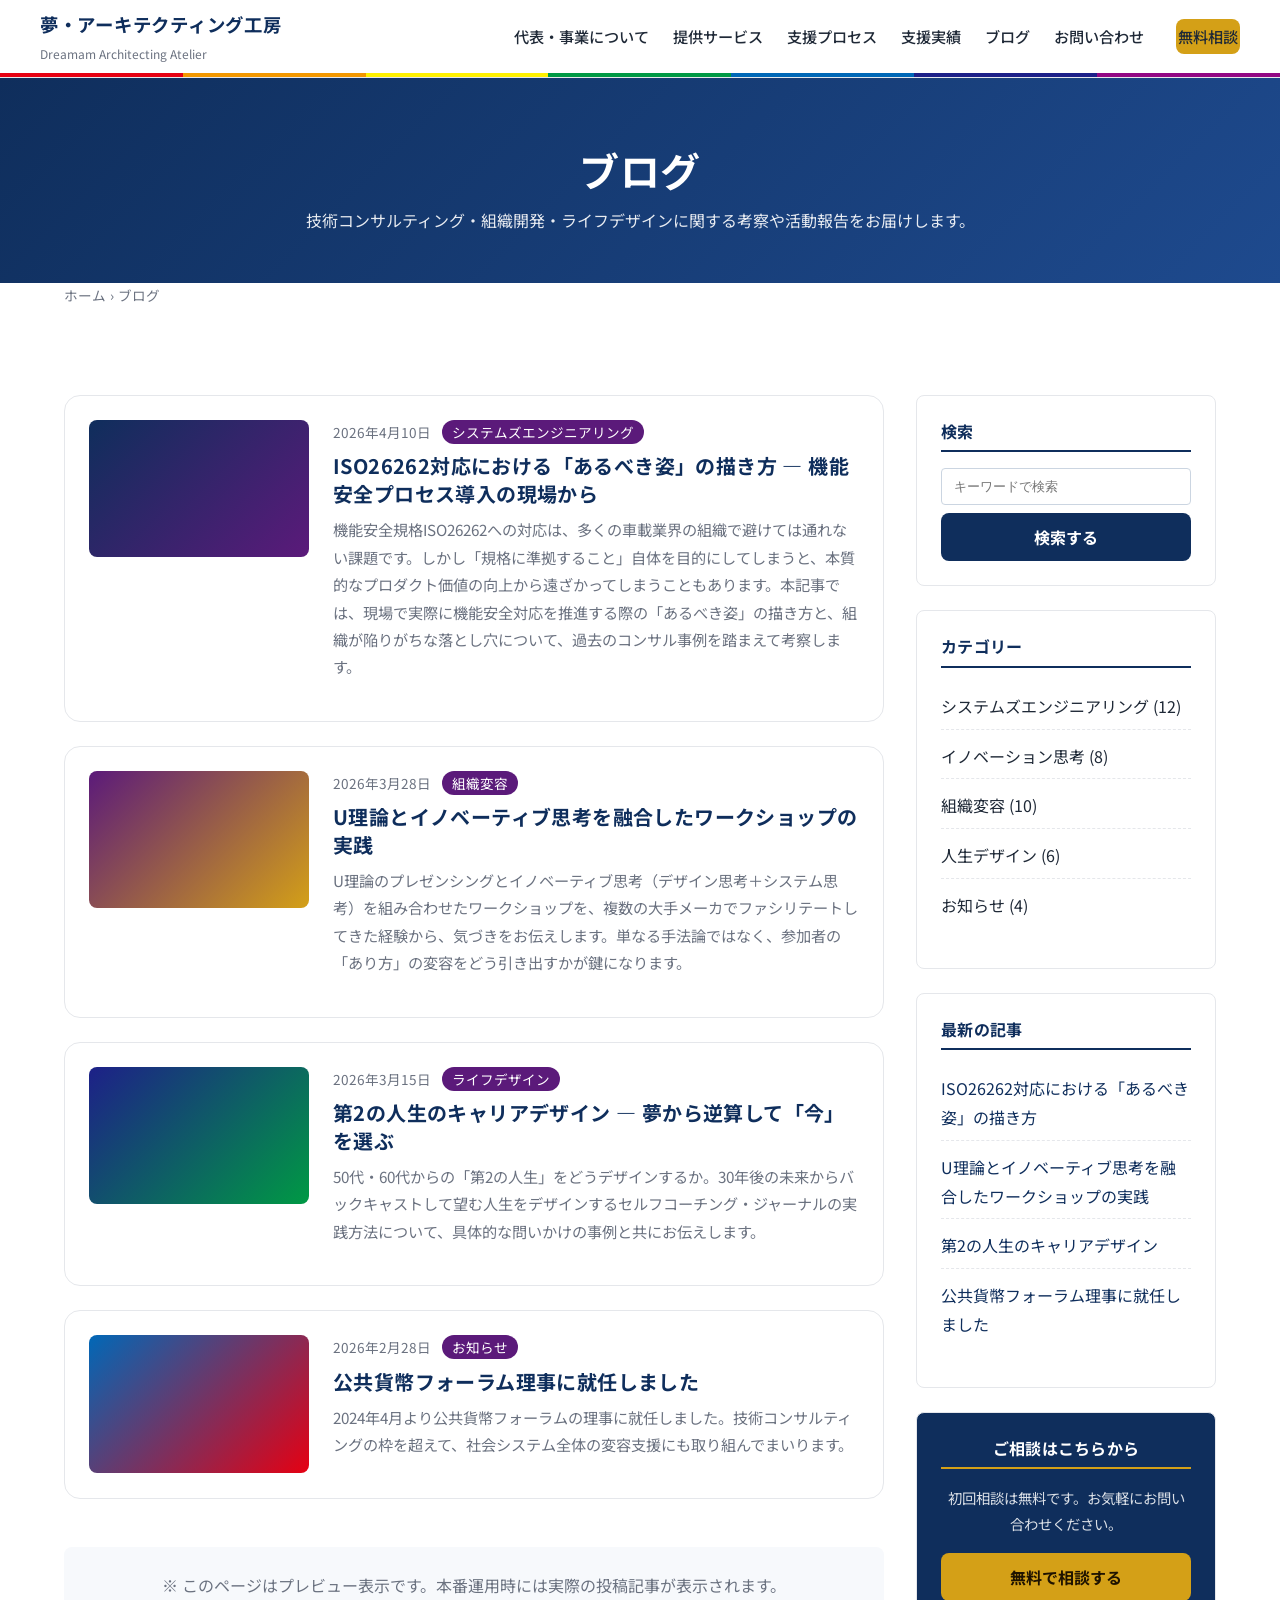
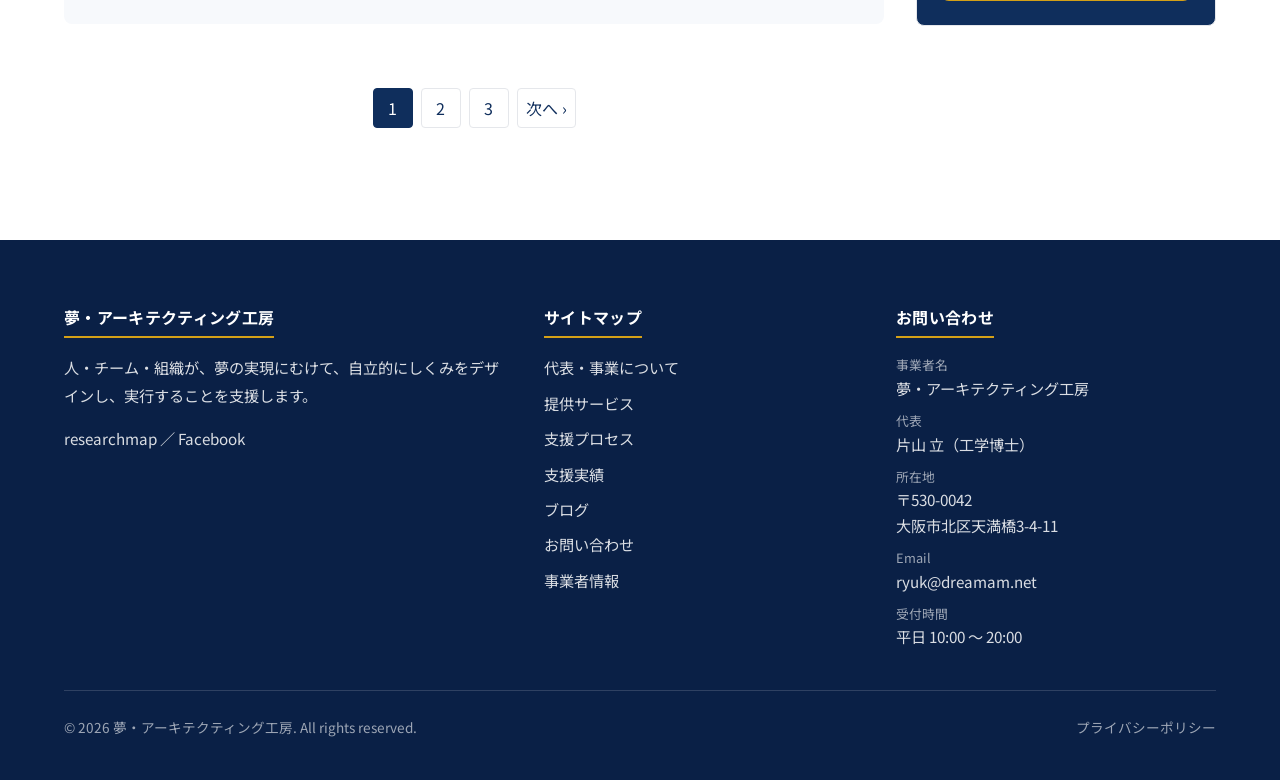
<file: preview/blog.html>
<!doctype html>
<html lang="ja">
<head>
<meta charset="UTF-8">
<meta name="viewport" content="width=device-width, initial-scale=1">
<title>ブログ｜夢・アーキテクティング工房</title>
<link rel="stylesheet" href="https://fonts.googleapis.com/css2?family=Noto+Sans+JP:wght@400;500;700&family=Inter:wght@400;500;700&display=swap">
<link rel="stylesheet" href="../wp-content/themes/dreamam-architecting/assets/css/main.css">
<link rel="stylesheet" href="../wp-content/themes/dreamam-architecting/assets/css/blog.css">
</head>
<body>

<header class="site-header">
  <div class="container site-header__inner">
    <div class="site-branding"><a href="index.html"><span class="site-name">夢・アーキテクティング工房</span><span class="site-tagline">Dreamam Architecting Atelier</span></a></div>
    <button class="nav-toggle" aria-expanded="false" aria-label="メニューを開く"><span></span><span></span><span></span></button>
    <nav class="main-nav">
      <ul>
        <li><a href="about.html">代表・事業について</a></li>
        <li><a href="services.html">提供サービス</a></li>
        <li><a href="process.html">支援プロセス</a></li>
        <li><a href="achievements.html">支援実績</a></li>
        <li><a href="blog.html">ブログ</a></li>
        <li><a href="contact.html">お問い合わせ</a></li>
      </ul>
      <a class="btn btn--accent nav-cta" href="contact.html">無料相談</a>
    </nav>
  </div>
  <div class="rainbow-divider" aria-hidden="true"></div>
</header>

<main>
<section class="page-hero">
  <div class="container">
    <h1>ブログ</h1>
    <p class="lead">技術コンサルティング・組織開発・ライフデザインに関する考察や活動報告をお届けします。</p>
  </div>
</section>

<nav class="breadcrumbs"><div class="container"><a href="index.html">ホーム</a><span class="separator">›</span><span>ブログ</span></div></nav>

<section class="section">
  <div class="container">
    <div class="layout-with-sidebar">
      <div class="main-column">
        <div class="post-list">
          <article class="post-item">
            <a href="#" class="post-item__thumb" aria-hidden="true" style="background:linear-gradient(135deg,#0F2E5C,#5B1A7A);"></a>
            <div class="post-item__body">
              <p class="post-item__meta">2026年4月10日 <span class="post-item__cat">システムズエンジニアリング</span></p>
              <h2 class="post-item__title"><a href="#">ISO26262対応における「あるべき姿」の描き方 ― 機能安全プロセス導入の現場から</a></h2>
              <p class="post-item__excerpt">機能安全規格ISO26262への対応は、多くの車載業界の組織で避けては通れない課題です。しかし「規格に準拠すること」自体を目的にしてしまうと、本質的なプロダクト価値の向上から遠ざかってしまうこともあります。本記事では、現場で実際に機能安全対応を推進する際の「あるべき姿」の描き方と、組織が陥りがちな落とし穴について、過去のコンサル事例を踏まえて考察します。</p>
            </div>
          </article>

          <article class="post-item">
            <a href="#" class="post-item__thumb" aria-hidden="true" style="background:linear-gradient(135deg,#5B1A7A,#D4A017);"></a>
            <div class="post-item__body">
              <p class="post-item__meta">2026年3月28日 <span class="post-item__cat">組織変容</span></p>
              <h2 class="post-item__title"><a href="#">U理論とイノベーティブ思考を融合したワークショップの実践</a></h2>
              <p class="post-item__excerpt">U理論のプレゼンシングとイノベーティブ思考（デザイン思考＋システム思考）を組み合わせたワークショップを、複数の大手メーカでファシリテートしてきた経験から、気づきをお伝えします。単なる手法論ではなく、参加者の「あり方」の変容をどう引き出すかが鍵になります。</p>
            </div>
          </article>

          <article class="post-item">
            <a href="#" class="post-item__thumb" aria-hidden="true" style="background:linear-gradient(135deg,#1D2088,#009944);"></a>
            <div class="post-item__body">
              <p class="post-item__meta">2026年3月15日 <span class="post-item__cat">ライフデザイン</span></p>
              <h2 class="post-item__title"><a href="#">第2の人生のキャリアデザイン ― 夢から逆算して「今」を選ぶ</a></h2>
              <p class="post-item__excerpt">50代・60代からの「第2の人生」をどうデザインするか。30年後の未来からバックキャストして望む人生をデザインするセルフコーチング・ジャーナルの実践方法について、具体的な問いかけの事例と共にお伝えします。</p>
            </div>
          </article>

          <article class="post-item">
            <a href="#" class="post-item__thumb" aria-hidden="true" style="background:linear-gradient(135deg,#0068B7,#E60012);"></a>
            <div class="post-item__body">
              <p class="post-item__meta">2026年2月28日 <span class="post-item__cat">お知らせ</span></p>
              <h2 class="post-item__title"><a href="#">公共貨幣フォーラム理事に就任しました</a></h2>
              <p class="post-item__excerpt">2024年4月より公共貨幣フォーラムの理事に就任しました。技術コンサルティングの枠を超えて、社会システム全体の変容支援にも取り組んでまいります。</p>
            </div>
          </article>

          <p class="text-muted" style="text-align:center;padding:24px;background:#F7F9FC;border-radius:8px;margin-top:24px;">※ このページはプレビュー表示です。本番運用時には実際の投稿記事が表示されます。</p>
        </div>

        <nav class="pagination">
          <span class="current">1</span>
          <a href="#">2</a>
          <a href="#">3</a>
          <a href="#">次へ ›</a>
        </nav>
      </div>

      <aside class="sidebar">
        <section class="widget">
          <h3 class="widget-title">検索</h3>
          <form><input type="search" placeholder="キーワードで検索" style="width:100%;padding:10px 12px;border:1px solid #CBD5E1;border-radius:4px;margin-bottom:8px;"><button type="button" class="btn btn--primary btn--block">検索する</button></form>
        </section>
        <section class="widget">
          <h3 class="widget-title">カテゴリー</h3>
          <ul>
            <li>システムズエンジニアリング (12)</li>
            <li>イノベーション思考 (8)</li>
            <li>組織変容 (10)</li>
            <li>人生デザイン (6)</li>
            <li>お知らせ (4)</li>
          </ul>
        </section>
        <section class="widget">
          <h3 class="widget-title">最新の記事</h3>
          <ul>
            <li><a href="#">ISO26262対応における「あるべき姿」の描き方</a></li>
            <li><a href="#">U理論とイノベーティブ思考を融合したワークショップの実践</a></li>
            <li><a href="#">第2の人生のキャリアデザイン</a></li>
            <li><a href="#">公共貨幣フォーラム理事に就任しました</a></li>
          </ul>
        </section>
        <section class="widget" style="background:#0F2E5C;color:#fff;text-align:center;">
          <h3 class="widget-title" style="color:#fff;border-color:#D4A017;">ご相談はこちらから</h3>
          <p style="color:rgba(255,255,255,0.85);font-size:0.9rem;margin-bottom:16px;">初回相談は無料です。お気軽にお問い合わせください。</p>
          <a class="btn btn--accent btn--block" href="contact.html">無料で相談する</a>
        </section>
      </aside>
    </div>
  </div>
</section>
</main>

<footer class="site-footer">
  <div class="container">
    <div class="footer-grid">
      <div class="footer-about"><h4>夢・アーキテクティング工房</h4><p>人・チーム・組織が、夢の実現にむけて、自立的にしくみをデザインし、実行することを支援します。</p><p><a href="https://researchmap.jp/ryu.katayama/" target="_blank" rel="noopener">researchmap</a> ／ <a href="https://www.facebook.com/ryu.katayama.12" target="_blank" rel="noopener">Facebook</a></p></div>
      <div class="footer-links"><h4>サイトマップ</h4><ul><li><a href="about.html">代表・事業について</a></li><li><a href="services.html">提供サービス</a></li><li><a href="process.html">支援プロセス</a></li><li><a href="achievements.html">支援実績</a></li><li><a href="blog.html">ブログ</a></li><li><a href="contact.html">お問い合わせ</a></li><li><a href="company.html">事業者情報</a></li></ul></div>
      <div class="footer-contact"><h4>お問い合わせ</h4><p><span class="label">事業者名</span>夢・アーキテクティング工房</p><p><span class="label">代表</span>片山 立（工学博士）</p><p><span class="label">所在地</span>〒530-0042<br>大阪市北区天満橋3-4-11</p><p><span class="label">Email</span><a href="mailto:ryuk&#64;dreamam.net">ryuk&#64;dreamam.net</a></p><p><span class="label">受付時間</span>平日 10:00 〜 20:00</p></div>
    </div>
    <div class="footer-bottom"><p>&copy; 2026 夢・アーキテクティング工房. All rights reserved.</p><p>プライバシーポリシー</p></div>
  </div>
</footer>

<script src="../wp-content/themes/dreamam-architecting/assets/js/main.js"></script>
</body>
</html>
</file>
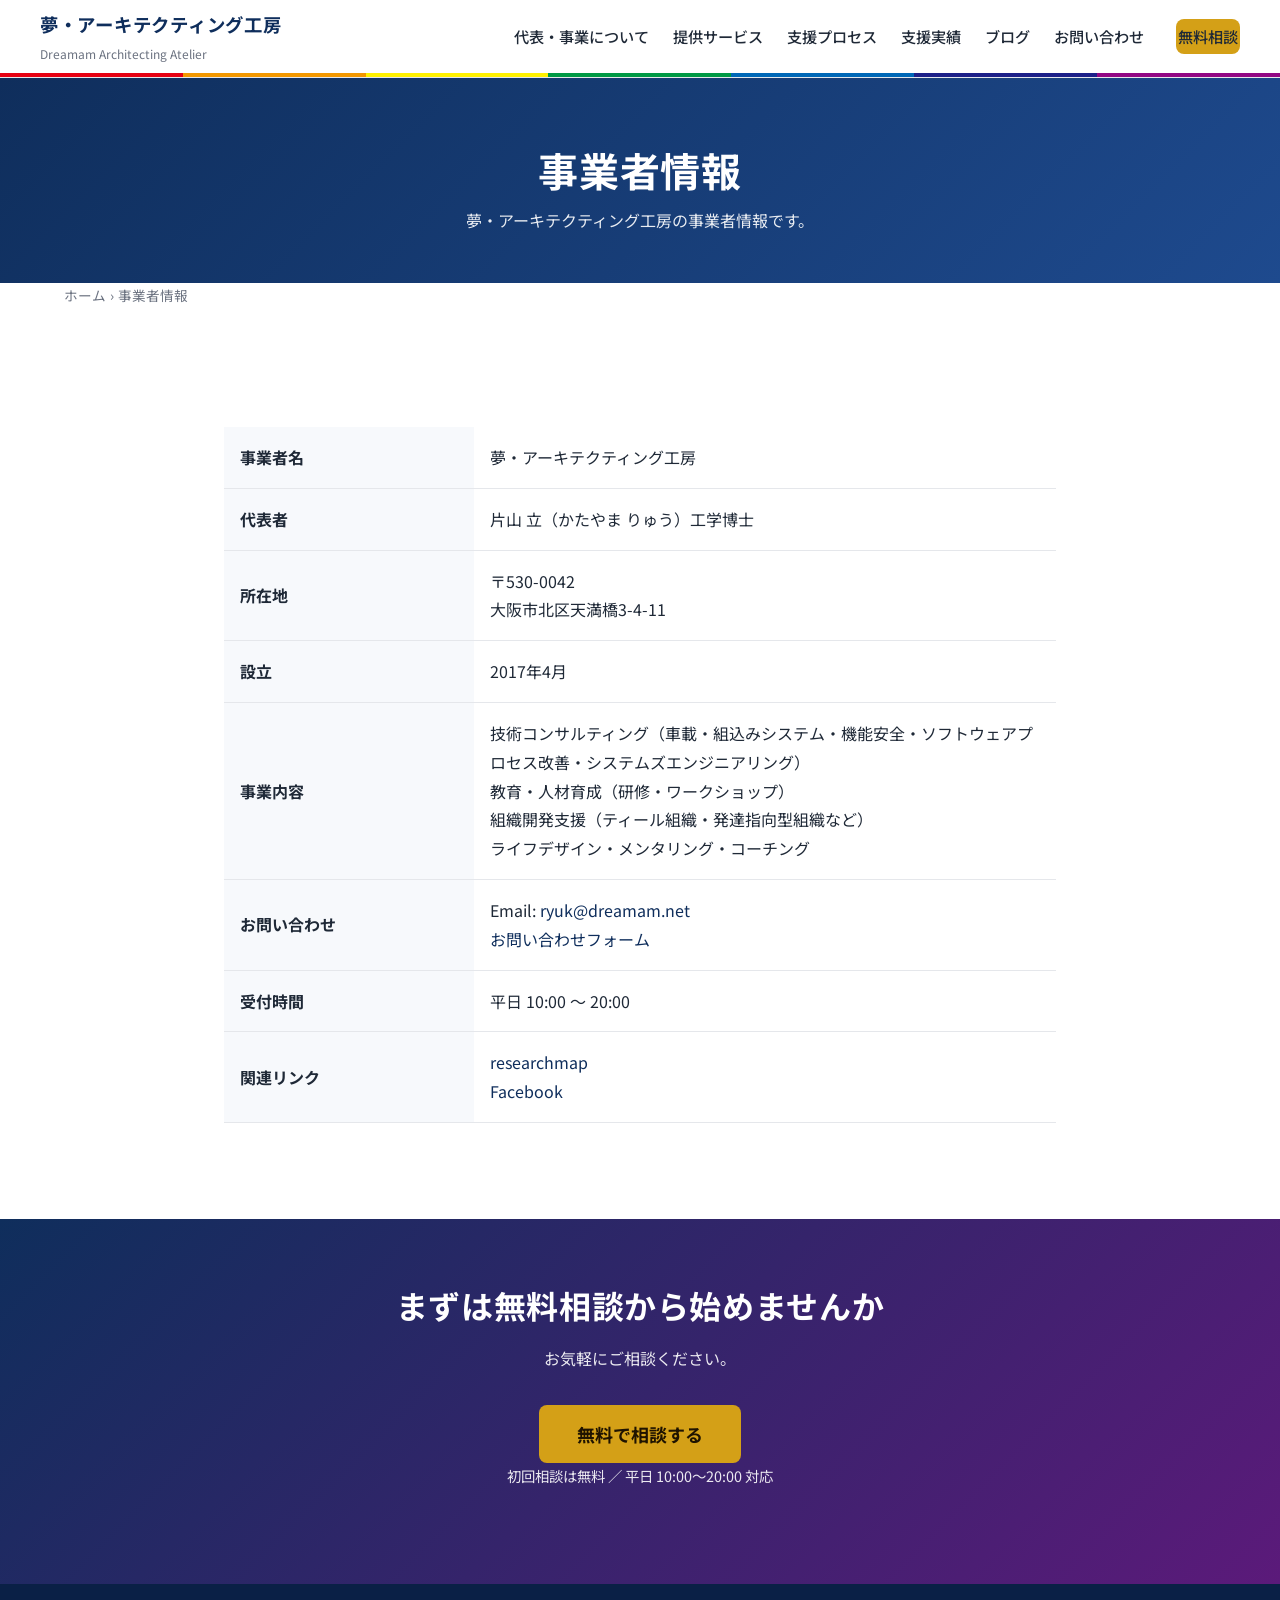
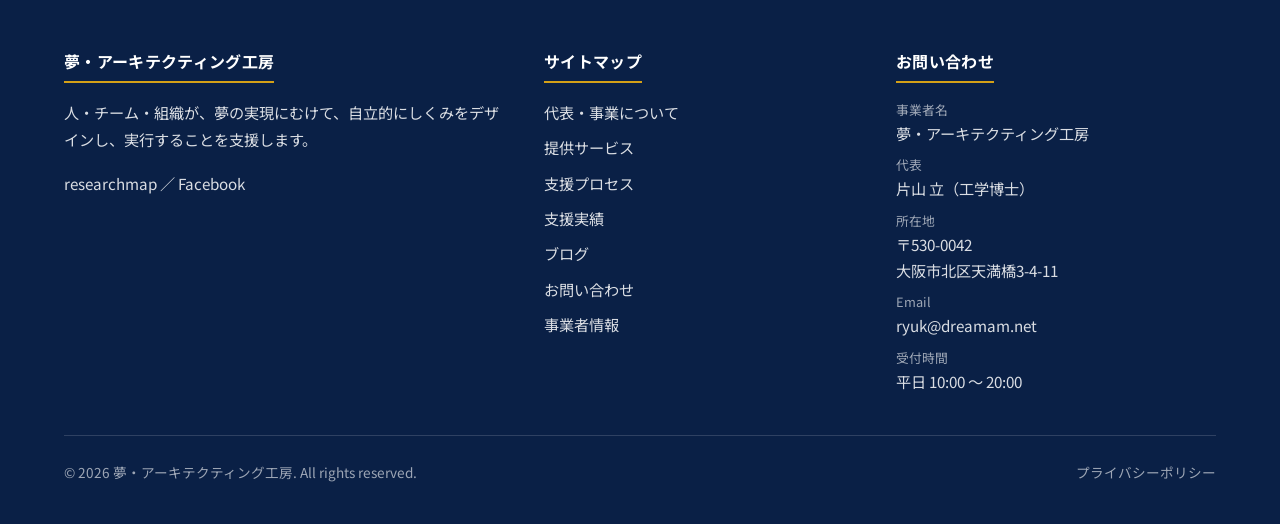
<file: preview/company.html>
<!doctype html>
<html lang="ja">
<head>
<meta charset="UTF-8">
<meta name="viewport" content="width=device-width, initial-scale=1">
<title>事業者情報｜夢・アーキテクティング工房</title>
<link rel="stylesheet" href="https://fonts.googleapis.com/css2?family=Noto+Sans+JP:wght@400;500;700&family=Inter:wght@400;500;700&display=swap">
<link rel="stylesheet" href="../wp-content/themes/dreamam-architecting/assets/css/main.css">
</head>
<body>

<header class="site-header">
  <div class="container site-header__inner">
    <div class="site-branding"><a href="index.html"><span class="site-name">夢・アーキテクティング工房</span><span class="site-tagline">Dreamam Architecting Atelier</span></a></div>
    <button class="nav-toggle" aria-expanded="false" aria-label="メニューを開く"><span></span><span></span><span></span></button>
    <nav class="main-nav">
      <ul>
        <li><a href="about.html">代表・事業について</a></li>
        <li><a href="services.html">提供サービス</a></li>
        <li><a href="process.html">支援プロセス</a></li>
        <li><a href="achievements.html">支援実績</a></li>
        <li><a href="blog.html">ブログ</a></li>
        <li><a href="contact.html">お問い合わせ</a></li>
      </ul>
      <a class="btn btn--accent nav-cta" href="contact.html">無料相談</a>
    </nav>
  </div>
  <div class="rainbow-divider" aria-hidden="true"></div>
</header>

<main>
<section class="page-hero">
  <div class="container">
    <h1>事業者情報</h1>
    <p class="lead">夢・アーキテクティング工房の事業者情報です。</p>
  </div>
</section>

<nav class="breadcrumbs"><div class="container"><a href="index.html">ホーム</a><span class="separator">›</span><span>事業者情報</span></div></nav>

<section class="section">
  <div class="container container--narrow">
    <article class="entry-content">
      <table style="width:100%; border-collapse:collapse; margin: 2rem 0;">
        <tbody>
          <tr style="border-bottom:1px solid #E5E7EB;"><th style="text-align:left; padding:16px; background:#F7F9FC; width:30%;">事業者名</th><td style="padding:16px;">夢・アーキテクティング工房</td></tr>
          <tr style="border-bottom:1px solid #E5E7EB;"><th style="text-align:left; padding:16px; background:#F7F9FC;">代表者</th><td style="padding:16px;">片山 立（かたやま りゅう）工学博士</td></tr>
          <tr style="border-bottom:1px solid #E5E7EB;"><th style="text-align:left; padding:16px; background:#F7F9FC;">所在地</th><td style="padding:16px;">〒530-0042<br>大阪市北区天満橋3-4-11</td></tr>
          <tr style="border-bottom:1px solid #E5E7EB;"><th style="text-align:left; padding:16px; background:#F7F9FC;">設立</th><td style="padding:16px;">2017年4月</td></tr>
          <tr style="border-bottom:1px solid #E5E7EB;"><th style="text-align:left; padding:16px; background:#F7F9FC;">事業内容</th><td style="padding:16px;">技術コンサルティング（車載・組込みシステム・機能安全・ソフトウェアプロセス改善・システムズエンジニアリング）<br>教育・人材育成（研修・ワークショップ）<br>組織開発支援（ティール組織・発達指向型組織など）<br>ライフデザイン・メンタリング・コーチング</td></tr>
          <tr style="border-bottom:1px solid #E5E7EB;"><th style="text-align:left; padding:16px; background:#F7F9FC;">お問い合わせ</th><td style="padding:16px;">Email: <a href="mailto:ryuk&#64;dreamam.net">ryuk&#64;dreamam.net</a><br><a href="contact.html">お問い合わせフォーム</a></td></tr>
          <tr style="border-bottom:1px solid #E5E7EB;"><th style="text-align:left; padding:16px; background:#F7F9FC;">受付時間</th><td style="padding:16px;">平日 10:00 〜 20:00</td></tr>
          <tr style="border-bottom:1px solid #E5E7EB;"><th style="text-align:left; padding:16px; background:#F7F9FC;">関連リンク</th><td style="padding:16px;"><a href="https://researchmap.jp/ryu.katayama/" target="_blank" rel="noopener">researchmap</a><br><a href="https://www.facebook.com/ryu.katayama.12" target="_blank" rel="noopener">Facebook</a></td></tr>
        </tbody>
      </table>
    </article>
  </div>
</section>
</main>

<section class="cta-section">
  <div class="container">
    <h2>まずは無料相談から始めませんか</h2>
    <p>お気軽にご相談ください。</p>
    <a class="btn btn--accent btn--large" href="contact.html">無料で相談する</a>
    <p class="cta-section__meta">初回相談は無料 ／ 平日 10:00〜20:00 対応</p>
  </div>
</section>

<footer class="site-footer">
  <div class="container">
    <div class="footer-grid">
      <div class="footer-about"><h4>夢・アーキテクティング工房</h4><p>人・チーム・組織が、夢の実現にむけて、自立的にしくみをデザインし、実行することを支援します。</p><p><a href="https://researchmap.jp/ryu.katayama/" target="_blank" rel="noopener">researchmap</a> ／ <a href="https://www.facebook.com/ryu.katayama.12" target="_blank" rel="noopener">Facebook</a></p></div>
      <div class="footer-links"><h4>サイトマップ</h4><ul><li><a href="about.html">代表・事業について</a></li><li><a href="services.html">提供サービス</a></li><li><a href="process.html">支援プロセス</a></li><li><a href="achievements.html">支援実績</a></li><li><a href="blog.html">ブログ</a></li><li><a href="contact.html">お問い合わせ</a></li><li><a href="company.html">事業者情報</a></li></ul></div>
      <div class="footer-contact"><h4>お問い合わせ</h4><p><span class="label">事業者名</span>夢・アーキテクティング工房</p><p><span class="label">代表</span>片山 立（工学博士）</p><p><span class="label">所在地</span>〒530-0042<br>大阪市北区天満橋3-4-11</p><p><span class="label">Email</span><a href="mailto:ryuk&#64;dreamam.net">ryuk&#64;dreamam.net</a></p><p><span class="label">受付時間</span>平日 10:00 〜 20:00</p></div>
    </div>
    <div class="footer-bottom"><p>&copy; 2026 夢・アーキテクティング工房. All rights reserved.</p><p>プライバシーポリシー</p></div>
  </div>
</footer>

<script src="../wp-content/themes/dreamam-architecting/assets/js/main.js"></script>
</body>
</html>
</file>
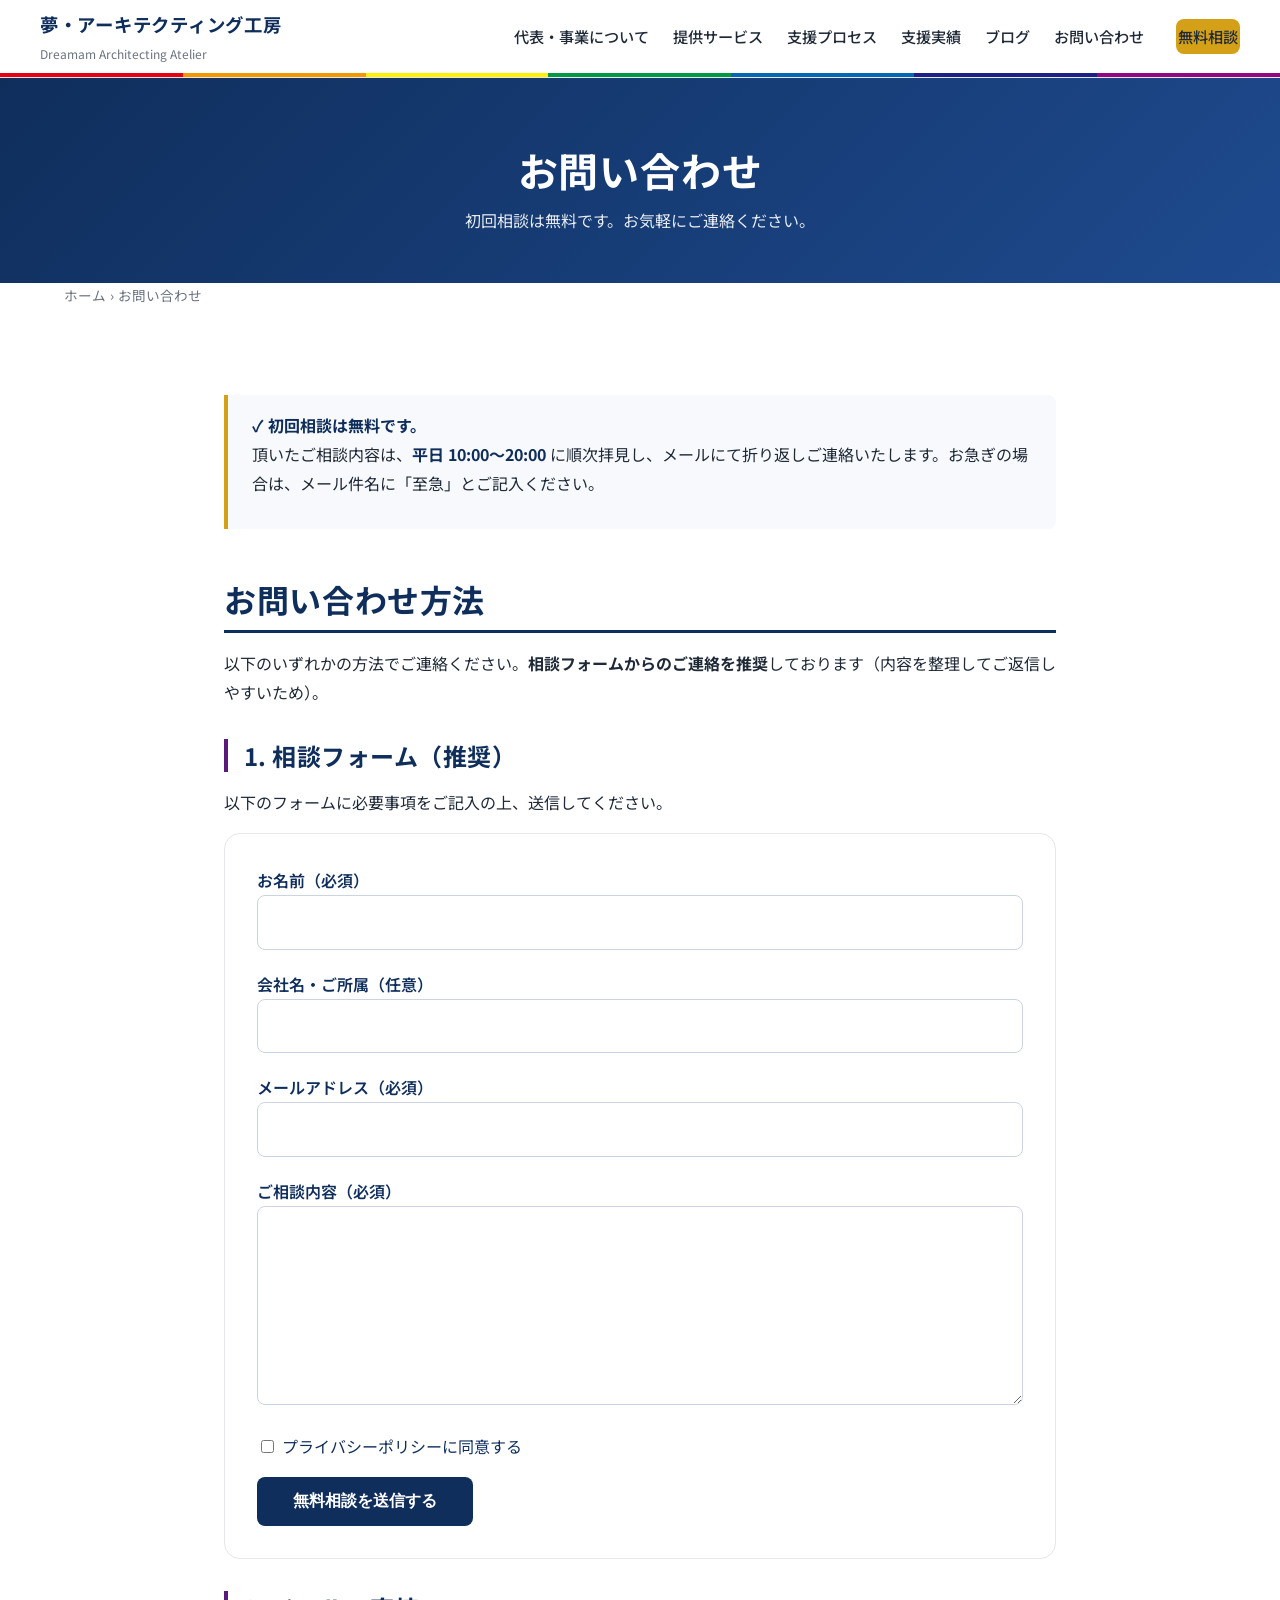
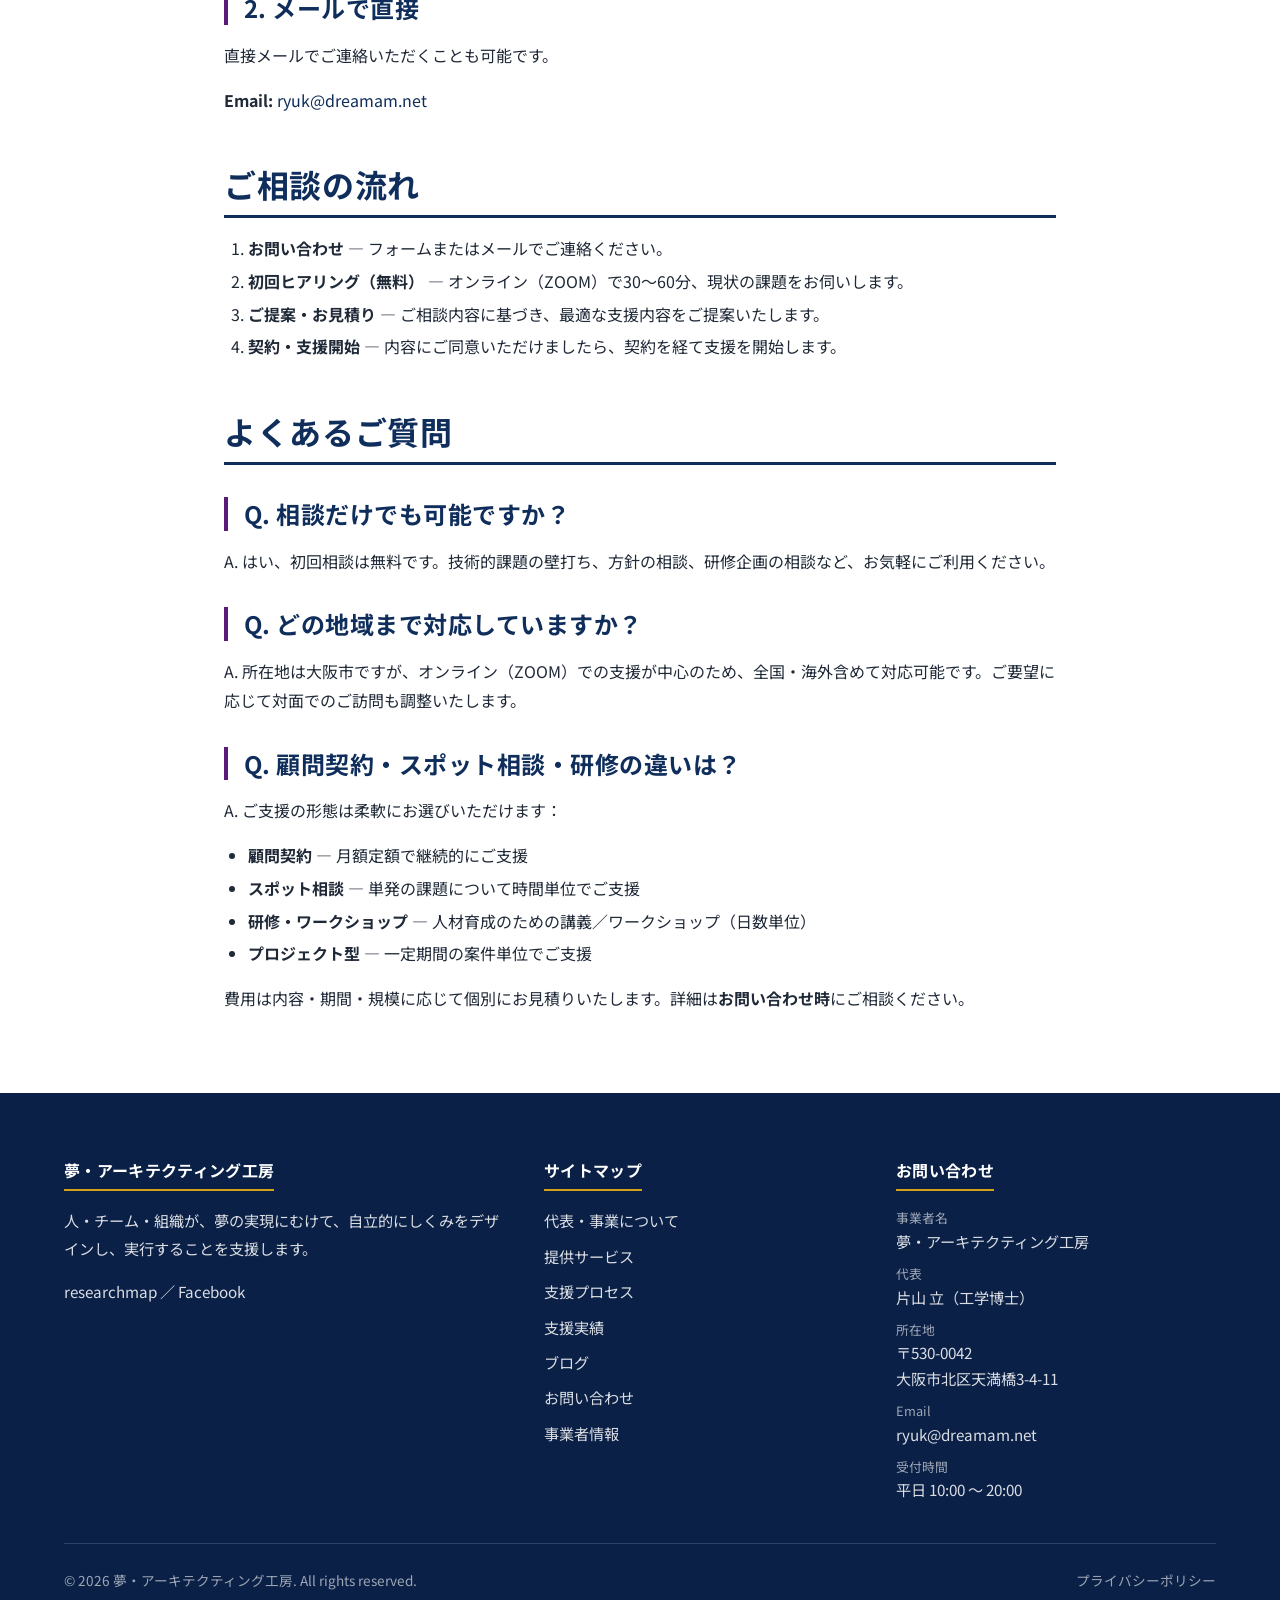
<file: preview/contact.html>
<!doctype html>
<html lang="ja">
<head>
<meta charset="UTF-8">
<meta name="viewport" content="width=device-width, initial-scale=1">
<title>お問い合わせ｜夢・アーキテクティング工房</title>
<link rel="stylesheet" href="https://fonts.googleapis.com/css2?family=Noto+Sans+JP:wght@400;500;700&family=Inter:wght@400;500;700&display=swap">
<link rel="stylesheet" href="../wp-content/themes/dreamam-architecting/assets/css/main.css">
</head>
<body>

<header class="site-header">
  <div class="container site-header__inner">
    <div class="site-branding"><a href="index.html"><span class="site-name">夢・アーキテクティング工房</span><span class="site-tagline">Dreamam Architecting Atelier</span></a></div>
    <button class="nav-toggle" aria-expanded="false" aria-label="メニューを開く"><span></span><span></span><span></span></button>
    <nav class="main-nav">
      <ul>
        <li><a href="about.html">代表・事業について</a></li>
        <li><a href="services.html">提供サービス</a></li>
        <li><a href="process.html">支援プロセス</a></li>
        <li><a href="achievements.html">支援実績</a></li>
        <li><a href="blog.html">ブログ</a></li>
        <li><a href="contact.html">お問い合わせ</a></li>
      </ul>
      <a class="btn btn--accent nav-cta" href="contact.html">無料相談</a>
    </nav>
  </div>
  <div class="rainbow-divider" aria-hidden="true"></div>
</header>

<main>
<section class="page-hero">
  <div class="container">
    <h1>お問い合わせ</h1>
    <p class="lead">初回相談は無料です。お気軽にご連絡ください。</p>
  </div>
</section>

<nav class="breadcrumbs"><div class="container"><a href="index.html">ホーム</a><span class="separator">›</span><span>お問い合わせ</span></div></nav>

<section class="section">
  <div class="container container--narrow">
    <div class="contact-notice">
      <p><strong>✓ 初回相談は無料です。</strong><br>
      頂いたご相談内容は、<strong>平日 10:00〜20:00</strong> に順次拝見し、メールにて折り返しご連絡いたします。お急ぎの場合は、メール件名に「至急」とご記入ください。</p>
    </div>

    <article class="entry-content">
      <h2>お問い合わせ方法</h2>
      <p>以下のいずれかの方法でご連絡ください。<strong>相談フォームからのご連絡を推奨</strong>しております（内容を整理してご返信しやすいため）。</p>

      <h3>1. 相談フォーム（推奨）</h3>
      <p>以下のフォームに必要事項をご記入の上、送信してください。</p>
      <div class="contact-form-wrap">
        <form class="wpcf7-form" onsubmit="event.preventDefault(); alert('これはプレビューです。実際の送信は本番WordPress環境でContact Form 7を有効化すると動作します。');">
          <label>お名前（必須）<input type="text" name="your-name" required></label>
          <label>会社名・ご所属（任意）<input type="text" name="your-company"></label>
          <label>メールアドレス（必須）<input type="email" name="your-email" required></label>
          <label>ご相談内容（必須）<textarea name="your-message" rows="6" required></textarea></label>
          <label style="font-weight:400;"><input type="checkbox" required style="width:auto;margin-right:8px;">プライバシーポリシーに同意する</label>
          <input type="submit" value="無料相談を送信する" style="margin-top: 12px;">
        </form>
      </div>

      <h3>2. メールで直接</h3>
      <p>直接メールでご連絡いただくことも可能です。</p>
      <p><strong>Email:</strong> <a href="mailto:ryuk&#64;dreamam.net">ryuk&#64;dreamam.net</a></p>

      <h2>ご相談の流れ</h2>
      <ol>
        <li><strong>お問い合わせ</strong> — フォームまたはメールでご連絡ください。</li>
        <li><strong>初回ヒアリング（無料）</strong> — オンライン（ZOOM）で30〜60分、現状の課題をお伺いします。</li>
        <li><strong>ご提案・お見積り</strong> — ご相談内容に基づき、最適な支援内容をご提案いたします。</li>
        <li><strong>契約・支援開始</strong> — 内容にご同意いただけましたら、契約を経て支援を開始します。</li>
      </ol>

      <h2>よくあるご質問</h2>
      <h3>Q. 相談だけでも可能ですか？</h3>
      <p>A. はい、初回相談は無料です。技術的課題の壁打ち、方針の相談、研修企画の相談など、お気軽にご利用ください。</p>

      <h3>Q. どの地域まで対応していますか？</h3>
      <p>A. 所在地は大阪市ですが、オンライン（ZOOM）での支援が中心のため、全国・海外含めて対応可能です。ご要望に応じて対面でのご訪問も調整いたします。</p>

      <h3>Q. 顧問契約・スポット相談・研修の違いは？</h3>
      <p>A. ご支援の形態は柔軟にお選びいただけます：</p>
      <ul>
        <li><strong>顧問契約</strong> — 月額定額で継続的にご支援</li>
        <li><strong>スポット相談</strong> — 単発の課題について時間単位でご支援</li>
        <li><strong>研修・ワークショップ</strong> — 人材育成のための講義／ワークショップ（日数単位）</li>
        <li><strong>プロジェクト型</strong> — 一定期間の案件単位でご支援</li>
      </ul>
      <p>費用は内容・期間・規模に応じて個別にお見積りいたします。詳細は<strong>お問い合わせ時</strong>にご相談ください。</p>
    </article>
  </div>
</section>
</main>

<footer class="site-footer">
  <div class="container">
    <div class="footer-grid">
      <div class="footer-about"><h4>夢・アーキテクティング工房</h4><p>人・チーム・組織が、夢の実現にむけて、自立的にしくみをデザインし、実行することを支援します。</p><p><a href="https://researchmap.jp/ryu.katayama/" target="_blank" rel="noopener">researchmap</a> ／ <a href="https://www.facebook.com/ryu.katayama.12" target="_blank" rel="noopener">Facebook</a></p></div>
      <div class="footer-links"><h4>サイトマップ</h4><ul><li><a href="about.html">代表・事業について</a></li><li><a href="services.html">提供サービス</a></li><li><a href="process.html">支援プロセス</a></li><li><a href="achievements.html">支援実績</a></li><li><a href="blog.html">ブログ</a></li><li><a href="contact.html">お問い合わせ</a></li><li><a href="company.html">事業者情報</a></li></ul></div>
      <div class="footer-contact"><h4>お問い合わせ</h4><p><span class="label">事業者名</span>夢・アーキテクティング工房</p><p><span class="label">代表</span>片山 立（工学博士）</p><p><span class="label">所在地</span>〒530-0042<br>大阪市北区天満橋3-4-11</p><p><span class="label">Email</span><a href="mailto:ryuk&#64;dreamam.net">ryuk&#64;dreamam.net</a></p><p><span class="label">受付時間</span>平日 10:00 〜 20:00</p></div>
    </div>
    <div class="footer-bottom"><p>&copy; 2026 夢・アーキテクティング工房. All rights reserved.</p><p>プライバシーポリシー</p></div>
  </div>
</footer>

<script src="../wp-content/themes/dreamam-architecting/assets/js/main.js"></script>
</body>
</html>
</file>
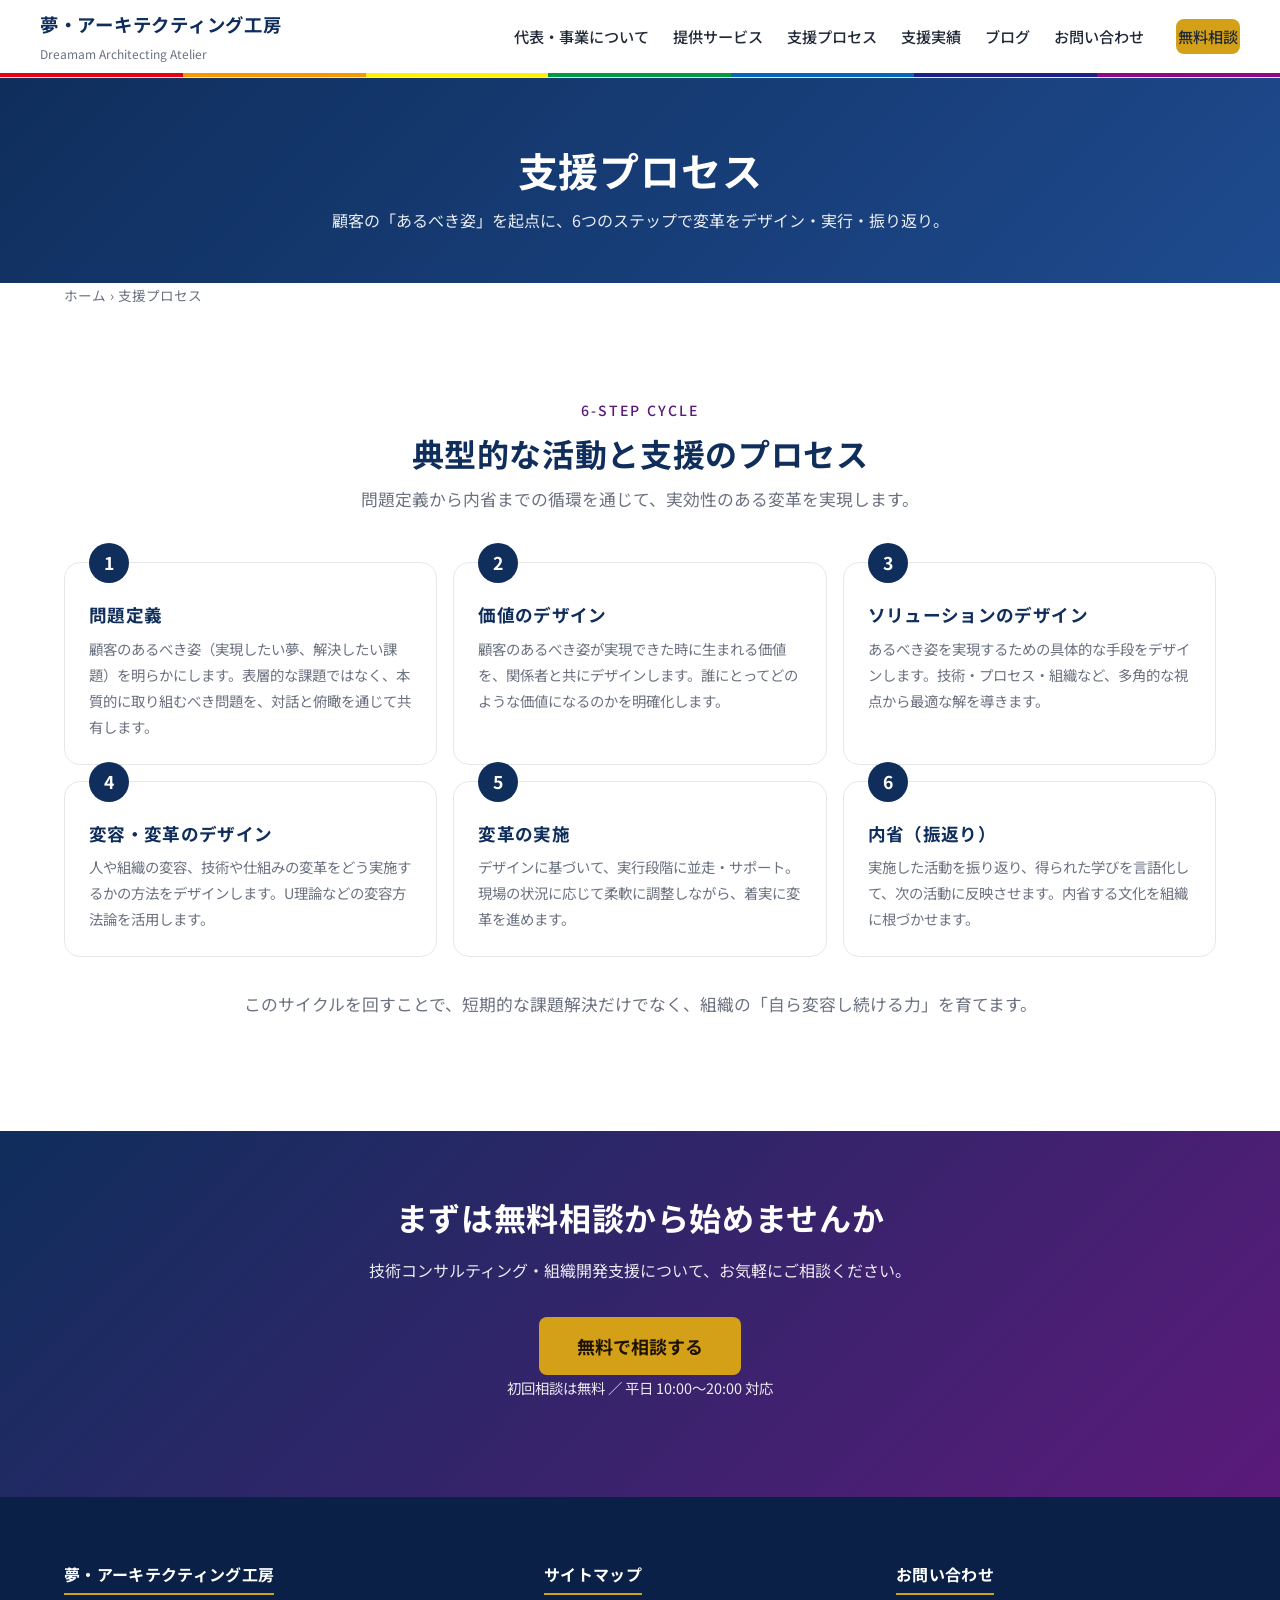
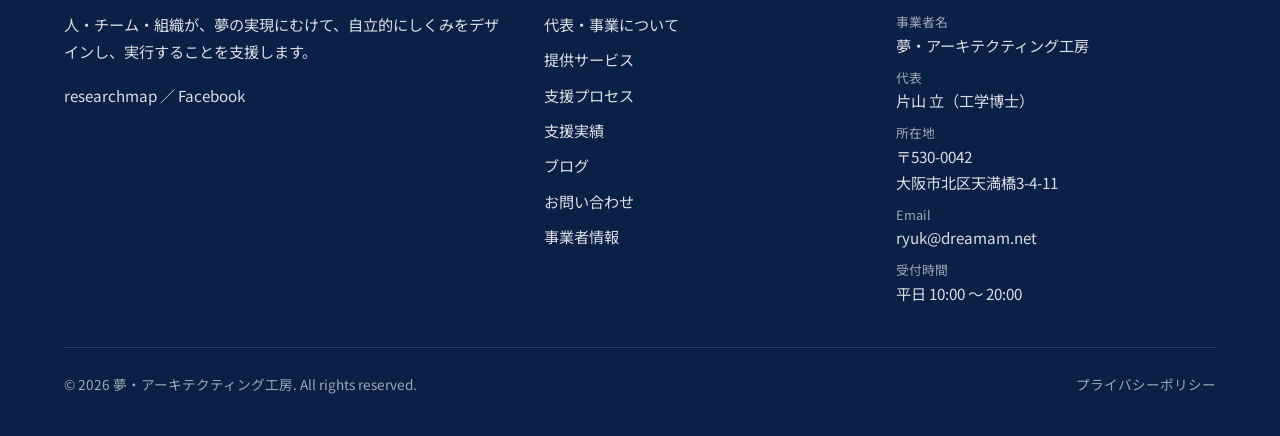
<file: preview/process.html>
<!doctype html>
<html lang="ja">
<head>
<meta charset="UTF-8">
<meta name="viewport" content="width=device-width, initial-scale=1">
<title>支援プロセス｜夢・アーキテクティング工房</title>
<link rel="stylesheet" href="https://fonts.googleapis.com/css2?family=Noto+Sans+JP:wght@400;500;700&family=Inter:wght@400;500;700&display=swap">
<link rel="stylesheet" href="../wp-content/themes/dreamam-architecting/assets/css/main.css">
</head>
<body>

<header class="site-header">
  <div class="container site-header__inner">
    <div class="site-branding"><a href="index.html"><span class="site-name">夢・アーキテクティング工房</span><span class="site-tagline">Dreamam Architecting Atelier</span></a></div>
    <button class="nav-toggle" aria-expanded="false" aria-label="メニューを開く"><span></span><span></span><span></span></button>
    <nav class="main-nav">
      <ul>
        <li><a href="about.html">代表・事業について</a></li>
        <li><a href="services.html">提供サービス</a></li>
        <li><a href="process.html">支援プロセス</a></li>
        <li><a href="achievements.html">支援実績</a></li>
        <li><a href="blog.html">ブログ</a></li>
        <li><a href="contact.html">お問い合わせ</a></li>
      </ul>
      <a class="btn btn--accent nav-cta" href="contact.html">無料相談</a>
    </nav>
  </div>
  <div class="rainbow-divider" aria-hidden="true"></div>
</header>

<main>
<section class="page-hero">
  <div class="container">
    <h1>支援プロセス</h1>
    <p class="lead">顧客の「あるべき姿」を起点に、6つのステップで変革をデザイン・実行・振り返り。</p>
  </div>
</section>

<nav class="breadcrumbs"><div class="container"><a href="index.html">ホーム</a><span class="separator">›</span><span>支援プロセス</span></div></nav>

<section class="section">
  <div class="container">
    <div class="section-header">
      <span class="eyebrow">6-Step Cycle</span>
      <h2>典型的な活動と支援のプロセス</h2>
      <p class="lead">問題定義から内省までの循環を通じて、実効性のある変革を実現します。</p>
    </div>
    <div class="process-steps">
      <article class="process-step"><span class="process-step__num">1</span><h3 class="process-step__title">問題定義</h3><p class="process-step__body">顧客のあるべき姿（実現したい夢、解決したい課題）を明らかにします。表層的な課題ではなく、本質的に取り組むべき問題を、対話と俯瞰を通じて共有します。</p></article>
      <article class="process-step"><span class="process-step__num">2</span><h3 class="process-step__title">価値のデザイン</h3><p class="process-step__body">顧客のあるべき姿が実現できた時に生まれる価値を、関係者と共にデザインします。誰にとってどのような価値になるのかを明確化します。</p></article>
      <article class="process-step"><span class="process-step__num">3</span><h3 class="process-step__title">ソリューションのデザイン</h3><p class="process-step__body">あるべき姿を実現するための具体的な手段をデザインします。技術・プロセス・組織など、多角的な視点から最適な解を導きます。</p></article>
      <article class="process-step"><span class="process-step__num">4</span><h3 class="process-step__title">変容・変革のデザイン</h3><p class="process-step__body">人や組織の変容、技術や仕組みの変革をどう実施するかの方法をデザインします。U理論などの変容方法論を活用します。</p></article>
      <article class="process-step"><span class="process-step__num">5</span><h3 class="process-step__title">変革の実施</h3><p class="process-step__body">デザインに基づいて、実行段階に並走・サポート。現場の状況に応じて柔軟に調整しながら、着実に変革を進めます。</p></article>
      <article class="process-step"><span class="process-step__num">6</span><h3 class="process-step__title">内省（振返り）</h3><p class="process-step__body">実施した活動を振り返り、得られた学びを言語化して、次の活動に反映させます。内省する文化を組織に根づかせます。</p></article>
    </div>
    <div class="section-header mt-5">
      <p class="lead text-center">このサイクルを回すことで、短期的な課題解決だけでなく、組織の「自ら変容し続ける力」を育てます。</p>
    </div>
  </div>
</section>
</main>

<section class="cta-section">
  <div class="container">
    <h2>まずは無料相談から始めませんか</h2>
    <p>技術コンサルティング・組織開発支援について、お気軽にご相談ください。</p>
    <a class="btn btn--accent btn--large" href="contact.html">無料で相談する</a>
    <p class="cta-section__meta">初回相談は無料 ／ 平日 10:00〜20:00 対応</p>
  </div>
</section>

<footer class="site-footer">
  <div class="container">
    <div class="footer-grid">
      <div class="footer-about"><h4>夢・アーキテクティング工房</h4><p>人・チーム・組織が、夢の実現にむけて、自立的にしくみをデザインし、実行することを支援します。</p><p><a href="https://researchmap.jp/ryu.katayama/" target="_blank" rel="noopener">researchmap</a> ／ <a href="https://www.facebook.com/ryu.katayama.12" target="_blank" rel="noopener">Facebook</a></p></div>
      <div class="footer-links"><h4>サイトマップ</h4><ul><li><a href="about.html">代表・事業について</a></li><li><a href="services.html">提供サービス</a></li><li><a href="process.html">支援プロセス</a></li><li><a href="achievements.html">支援実績</a></li><li><a href="blog.html">ブログ</a></li><li><a href="contact.html">お問い合わせ</a></li><li><a href="company.html">事業者情報</a></li></ul></div>
      <div class="footer-contact"><h4>お問い合わせ</h4><p><span class="label">事業者名</span>夢・アーキテクティング工房</p><p><span class="label">代表</span>片山 立（工学博士）</p><p><span class="label">所在地</span>〒530-0042<br>大阪市北区天満橋3-4-11</p><p><span class="label">Email</span><a href="mailto:ryuk&#64;dreamam.net">ryuk&#64;dreamam.net</a></p><p><span class="label">受付時間</span>平日 10:00 〜 20:00</p></div>
    </div>
    <div class="footer-bottom"><p>&copy; 2026 夢・アーキテクティング工房. All rights reserved.</p><p>プライバシーポリシー</p></div>
  </div>
</footer>

<script src="../wp-content/themes/dreamam-architecting/assets/js/main.js"></script>
</body>
</html>
</file>
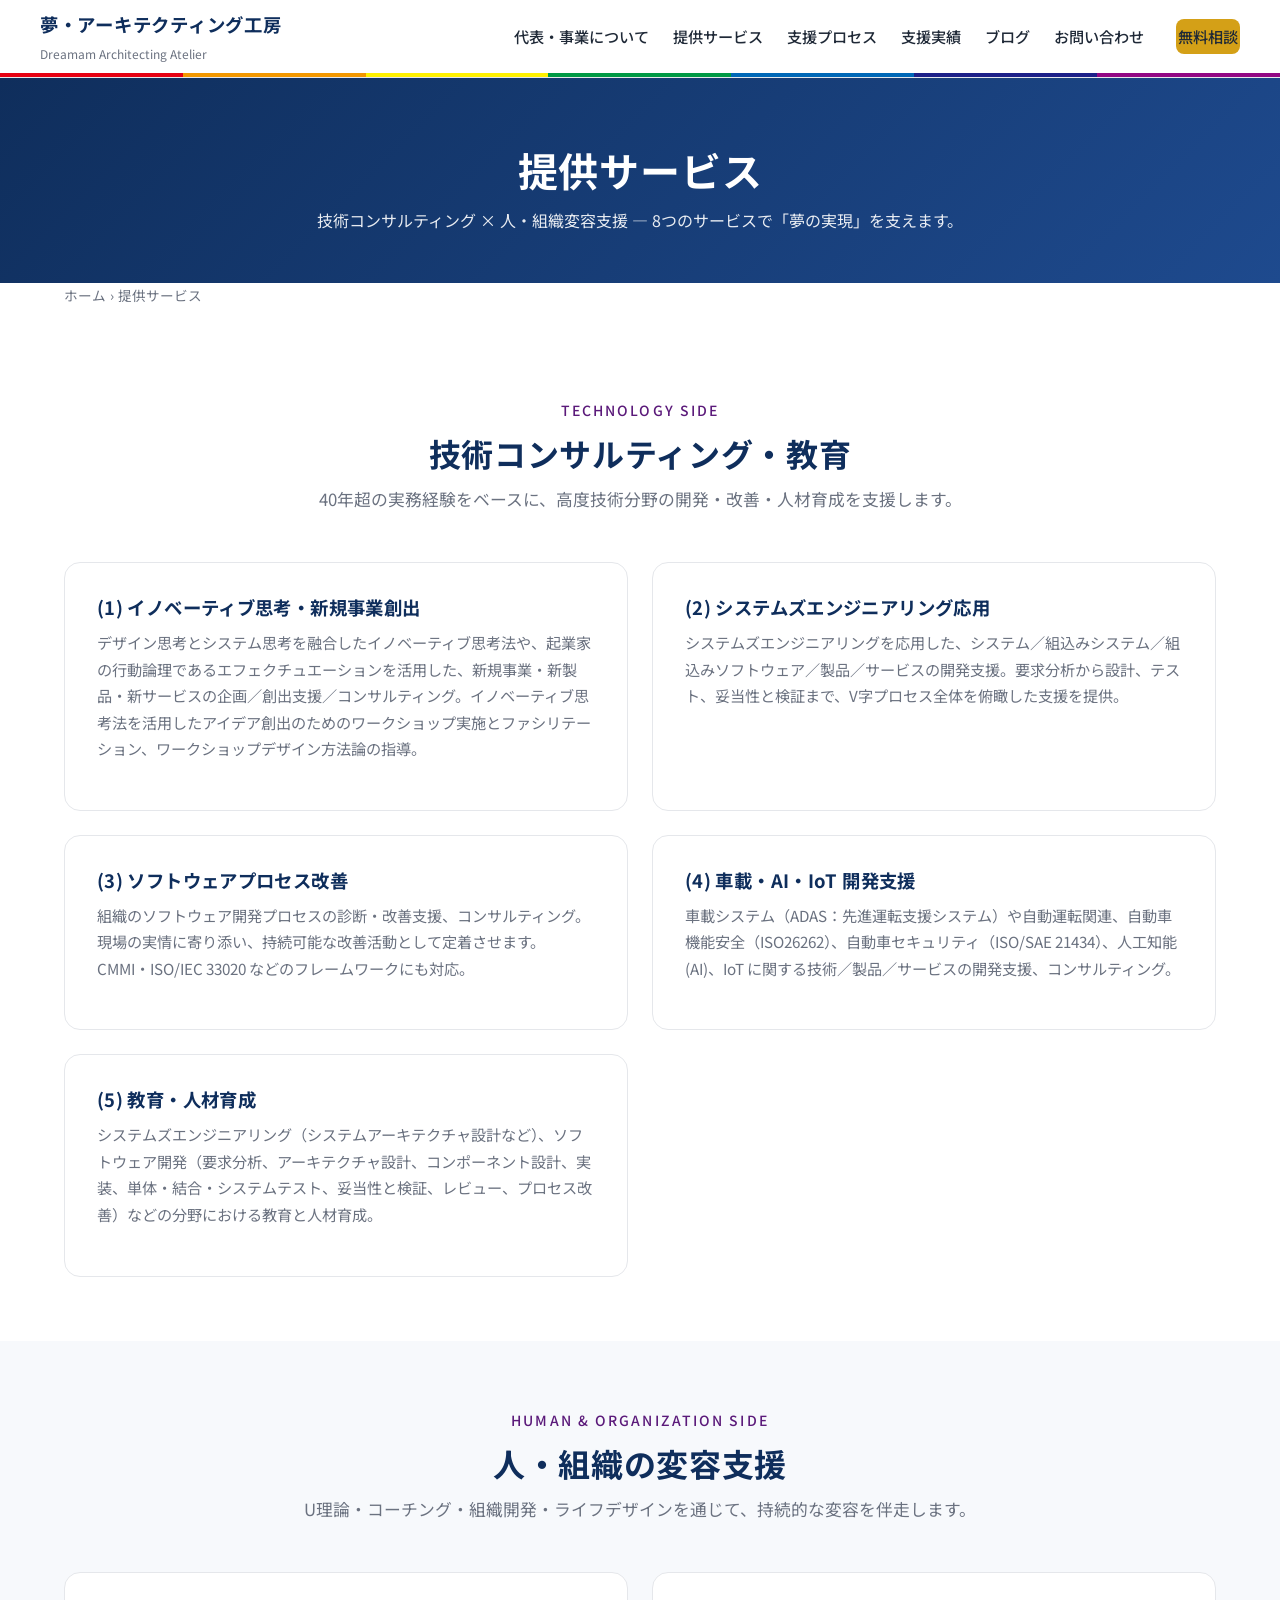
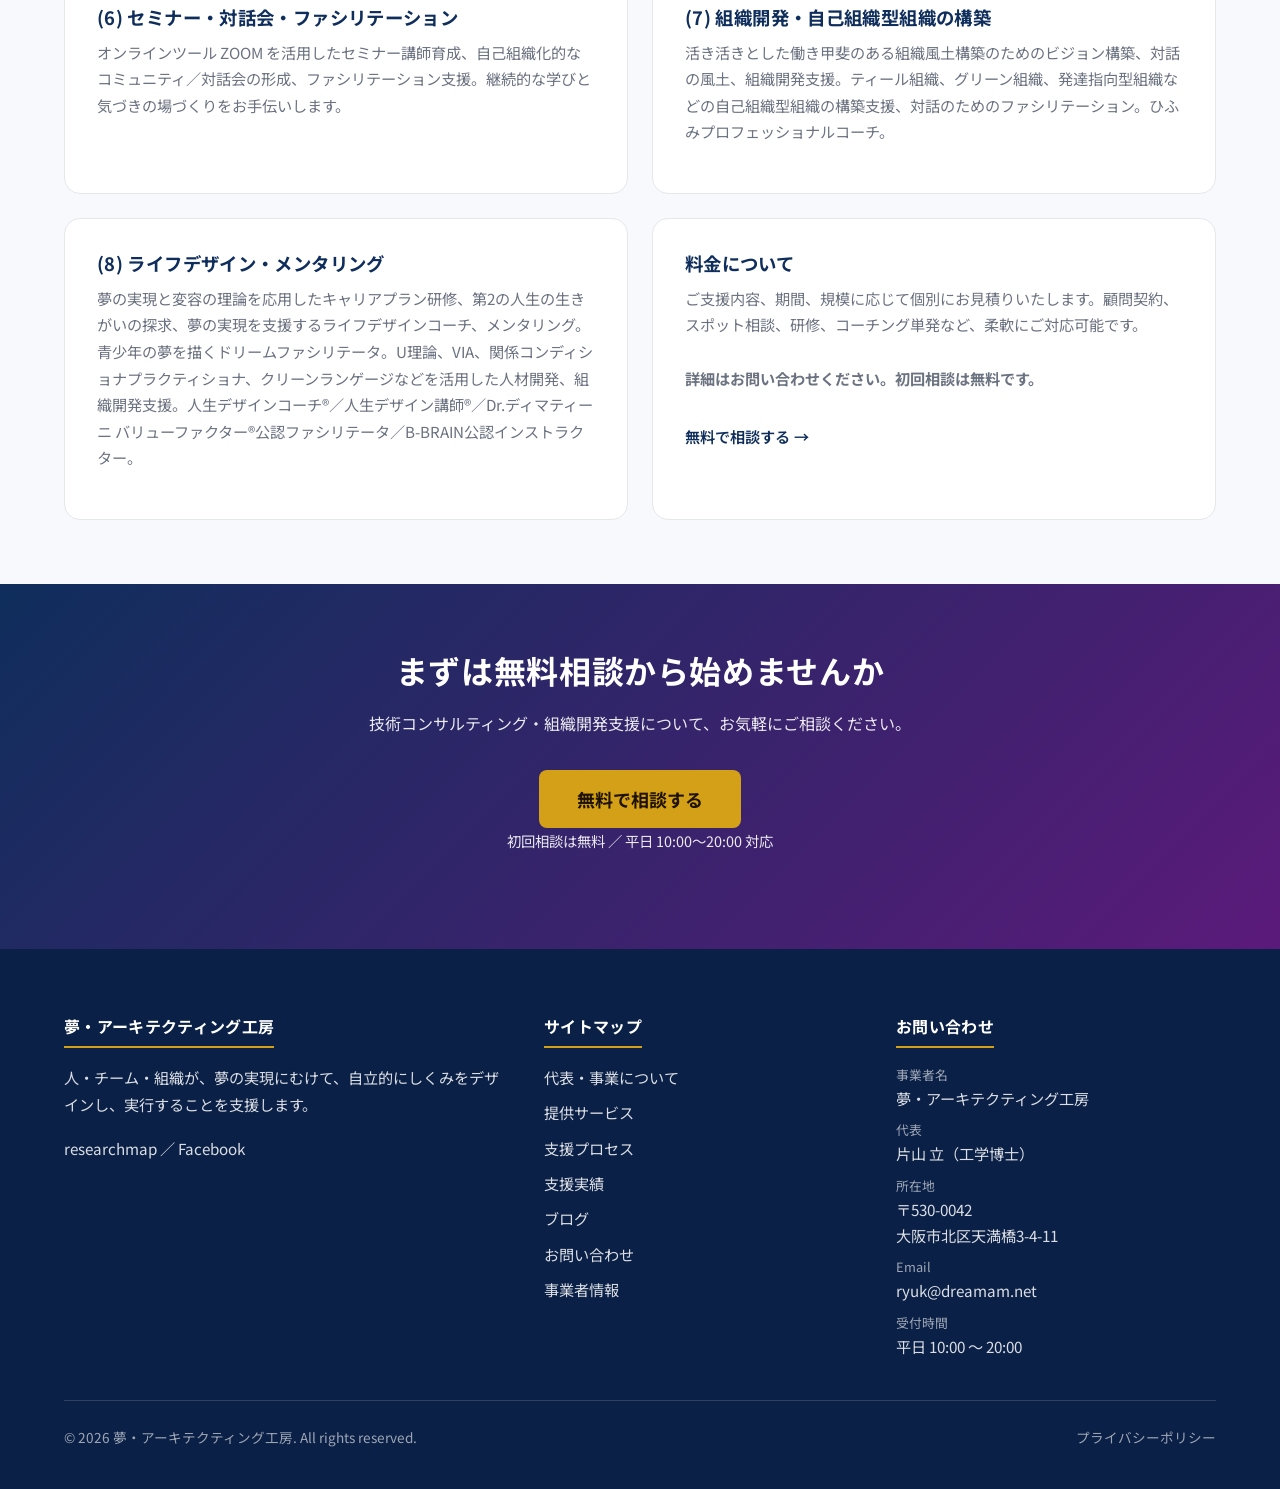
<file: preview/services.html>
<!doctype html>
<html lang="ja">
<head>
<meta charset="UTF-8">
<meta name="viewport" content="width=device-width, initial-scale=1">
<title>提供サービス｜夢・アーキテクティング工房</title>
<link rel="stylesheet" href="https://fonts.googleapis.com/css2?family=Noto+Sans+JP:wght@400;500;700&family=Inter:wght@400;500;700&display=swap">
<link rel="stylesheet" href="../wp-content/themes/dreamam-architecting/assets/css/main.css">
</head>
<body>

<header class="site-header">
  <div class="container site-header__inner">
    <div class="site-branding"><a href="index.html"><span class="site-name">夢・アーキテクティング工房</span><span class="site-tagline">Dreamam Architecting Atelier</span></a></div>
    <button class="nav-toggle" aria-expanded="false" aria-label="メニューを開く"><span></span><span></span><span></span></button>
    <nav class="main-nav">
      <ul>
        <li><a href="about.html">代表・事業について</a></li>
        <li><a href="services.html">提供サービス</a></li>
        <li><a href="process.html">支援プロセス</a></li>
        <li><a href="achievements.html">支援実績</a></li>
        <li><a href="blog.html">ブログ</a></li>
        <li><a href="contact.html">お問い合わせ</a></li>
      </ul>
      <a class="btn btn--accent nav-cta" href="contact.html">無料相談</a>
    </nav>
  </div>
  <div class="rainbow-divider" aria-hidden="true"></div>
</header>

<main>
<section class="page-hero">
  <div class="container">
    <h1>提供サービス</h1>
    <p class="lead">技術コンサルティング × 人・組織変容支援 — 8つのサービスで「夢の実現」を支えます。</p>
  </div>
</section>

<nav class="breadcrumbs"><div class="container"><a href="index.html">ホーム</a><span class="separator">›</span><span>提供サービス</span></div></nav>

<section class="section">
  <div class="container">
    <div class="section-header">
      <span class="eyebrow">Technology Side</span>
      <h2>技術コンサルティング・教育</h2>
      <p class="lead">40年超の実務経験をベースに、高度技術分野の開発・改善・人材育成を支援します。</p>
    </div>
    <div class="grid grid--2">
      <article class="card">
        <h3 class="card__title">(1) イノベーティブ思考・新規事業創出</h3>
        <p class="card__body">デザイン思考とシステム思考を融合したイノベーティブ思考法や、起業家の行動論理であるエフェクチュエーションを活用した、新規事業・新製品・新サービスの企画／創出支援／コンサルティング。イノベーティブ思考法を活用したアイデア創出のためのワークショップ実施とファシリテーション、ワークショップデザイン方法論の指導。</p>
      </article>
      <article class="card">
        <h3 class="card__title">(2) システムズエンジニアリング応用</h3>
        <p class="card__body">システムズエンジニアリングを応用した、システム／組込みシステム／組込みソフトウェア／製品／サービスの開発支援。要求分析から設計、テスト、妥当性と検証まで、V字プロセス全体を俯瞰した支援を提供。</p>
      </article>
      <article class="card">
        <h3 class="card__title">(3) ソフトウェアプロセス改善</h3>
        <p class="card__body">組織のソフトウェア開発プロセスの診断・改善支援、コンサルティング。現場の実情に寄り添い、持続可能な改善活動として定着させます。CMMI・ISO/IEC 33020 などのフレームワークにも対応。</p>
      </article>
      <article class="card">
        <h3 class="card__title">(4) 車載・AI・IoT 開発支援</h3>
        <p class="card__body">車載システム（ADAS：先進運転支援システム）や自動運転関連、自動車機能安全（ISO26262）、自動車セキュリティ（ISO/SAE 21434）、人工知能(AI)、IoT に関する技術／製品／サービスの開発支援、コンサルティング。</p>
      </article>
      <article class="card">
        <h3 class="card__title">(5) 教育・人材育成</h3>
        <p class="card__body">システムズエンジニアリング（システムアーキテクチャ設計など）、ソフトウェア開発（要求分析、アーキテクチャ設計、コンポーネント設計、実装、単体・結合・システムテスト、妥当性と検証、レビュー、プロセス改善）などの分野における教育と人材育成。</p>
      </article>
    </div>
  </div>
</section>

<section class="section section--subtle">
  <div class="container">
    <div class="section-header">
      <span class="eyebrow">Human &amp; Organization Side</span>
      <h2>人・組織の変容支援</h2>
      <p class="lead">U理論・コーチング・組織開発・ライフデザインを通じて、持続的な変容を伴走します。</p>
    </div>
    <div class="grid grid--2">
      <article class="card">
        <h3 class="card__title">(6) セミナー・対話会・ファシリテーション</h3>
        <p class="card__body">オンラインツール ZOOM を活用したセミナー講師育成、自己組織化的なコミュニティ／対話会の形成、ファシリテーション支援。継続的な学びと気づきの場づくりをお手伝いします。</p>
      </article>
      <article class="card">
        <h3 class="card__title">(7) 組織開発・自己組織型組織の構築</h3>
        <p class="card__body">活き活きとした働き甲斐のある組織風土構築のためのビジョン構築、対話の風土、組織開発支援。ティール組織、グリーン組織、発達指向型組織などの自己組織型組織の構築支援、対話のためのファシリテーション。ひふみプロフェッショナルコーチ。</p>
      </article>
      <article class="card">
        <h3 class="card__title">(8) ライフデザイン・メンタリング</h3>
        <p class="card__body">夢の実現と変容の理論を応用したキャリアプラン研修、第2の人生の生きがいの探求、夢の実現を支援するライフデザインコーチ、メンタリング。青少年の夢を描くドリームファシリテータ。U理論、VIA、関係コンディショナプラクティショナ、クリーンランゲージなどを活用した人材開発、組織開発支援。人生デザインコーチ®／人生デザイン講師®／Dr.ディマティーニ バリューファクター®公認ファシリテータ／B-BRAIN公認インストラクター。</p>
      </article>
      <article class="card">
        <h3 class="card__title">料金について</h3>
        <p class="card__body">ご支援内容、期間、規模に応じて個別にお見積りいたします。顧問契約、スポット相談、研修、コーチング単発など、柔軟にご対応可能です。<br><br><strong>詳細はお問い合わせください。初回相談は無料です。</strong></p>
        <a class="card__link" href="contact.html">無料で相談する</a>
      </article>
    </div>
  </div>
</section>
</main>

<section class="cta-section">
  <div class="container">
    <h2>まずは無料相談から始めませんか</h2>
    <p>技術コンサルティング・組織開発支援について、お気軽にご相談ください。</p>
    <a class="btn btn--accent btn--large" href="contact.html">無料で相談する</a>
    <p class="cta-section__meta">初回相談は無料 ／ 平日 10:00〜20:00 対応</p>
  </div>
</section>

<footer class="site-footer">
  <div class="container">
    <div class="footer-grid">
      <div class="footer-about"><h4>夢・アーキテクティング工房</h4><p>人・チーム・組織が、夢の実現にむけて、自立的にしくみをデザインし、実行することを支援します。</p><p><a href="https://researchmap.jp/ryu.katayama/" target="_blank" rel="noopener">researchmap</a> ／ <a href="https://www.facebook.com/ryu.katayama.12" target="_blank" rel="noopener">Facebook</a></p></div>
      <div class="footer-links"><h4>サイトマップ</h4><ul><li><a href="about.html">代表・事業について</a></li><li><a href="services.html">提供サービス</a></li><li><a href="process.html">支援プロセス</a></li><li><a href="achievements.html">支援実績</a></li><li><a href="blog.html">ブログ</a></li><li><a href="contact.html">お問い合わせ</a></li><li><a href="company.html">事業者情報</a></li></ul></div>
      <div class="footer-contact"><h4>お問い合わせ</h4><p><span class="label">事業者名</span>夢・アーキテクティング工房</p><p><span class="label">代表</span>片山 立（工学博士）</p><p><span class="label">所在地</span>〒530-0042<br>大阪市北区天満橋3-4-11</p><p><span class="label">Email</span><a href="mailto:ryuk&#64;dreamam.net">ryuk&#64;dreamam.net</a></p><p><span class="label">受付時間</span>平日 10:00 〜 20:00</p></div>
    </div>
    <div class="footer-bottom"><p>&copy; 2026 夢・アーキテクティング工房. All rights reserved.</p><p>プライバシーポリシー</p></div>
  </div>
</footer>

<script src="../wp-content/themes/dreamam-architecting/assets/js/main.js"></script>
</body>
</html>
</file>
<file: wp-content/themes/dreamam-architecting/assets/css/main.css>
/* =========================================================
   Dreamam Architecting Theme - Main Stylesheet
   ========================================================= */

/* ---------- Design Tokens ---------- */
:root {
  --color-primary-navy: #0F2E5C;
  --color-primary-navy-dark: #0A2046;
  --color-primary-navy-light: #1E4A8E;
  --color-secondary-purple: #5B1A7A;
  --color-secondary-purple-light: #7B3A9C;
  --color-accent: #D4A017;
  --color-accent-dark: #B8860B;

  --color-bg-base: #FFFFFF;
  --color-bg-subtle: #F7F9FC;
  --color-bg-section: #EEF2F8;

  --color-text-body: #1F2937;
  --color-text-heading: #0F2E5C;
  --color-text-muted: #6B7280;
  --color-text-inverse: #FFFFFF;

  --color-border: #E5E7EB;
  --color-border-strong: #CBD5E1;

  --rainbow-1: #E60012;
  --rainbow-2: #F39800;
  --rainbow-3: #FFF100;
  --rainbow-4: #009944;
  --rainbow-5: #0068B7;
  --rainbow-6: #1D2088;
  --rainbow-7: #920783;

  --font-ja: "Noto Sans JP", "Hiragino Kaku Gothic ProN", "Hiragino Sans", Meiryo, sans-serif;
  --font-en: "Inter", system-ui, -apple-system, "Segoe UI", Roboto, sans-serif;

  --container-max: 1200px;
  --container-narrow: 880px;

  --radius-sm: 4px;
  --radius-md: 8px;
  --radius-lg: 16px;

  --shadow-sm: 0 1px 2px rgba(15, 46, 92, 0.06);
  --shadow-md: 0 4px 12px rgba(15, 46, 92, 0.08);
  --shadow-lg: 0 12px 32px rgba(15, 46, 92, 0.12);

  --transition: 0.2s ease;

  --space-1: 4px;
  --space-2: 8px;
  --space-3: 16px;
  --space-4: 24px;
  --space-5: 32px;
  --space-6: 48px;
  --space-7: 64px;
  --space-8: 96px;
}

/* ---------- Reset & Base ---------- */
*,
*::before,
*::after { box-sizing: border-box; }

html { -webkit-text-size-adjust: 100%; scroll-behavior: smooth; }

body {
  margin: 0;
  font-family: var(--font-ja);
  font-size: 16px;
  line-height: 1.8;
  color: var(--color-text-body);
  background-color: var(--color-bg-base);
  -webkit-font-smoothing: antialiased;
  -moz-osx-font-smoothing: grayscale;
}

img, svg, video { max-width: 100%; height: auto; display: block; }

a {
  color: var(--color-primary-navy);
  text-decoration: none;
  transition: color var(--transition);
}
a:hover { color: var(--color-secondary-purple); text-decoration: underline; }

h1, h2, h3, h4, h5, h6 {
  color: var(--color-text-heading);
  font-weight: 700;
  letter-spacing: 0.02em;
  line-height: 1.4;
  margin: 0 0 var(--space-3);
}
h1 { font-size: clamp(1.75rem, 3.5vw, 2.5rem); }
h2 { font-size: clamp(1.5rem, 3vw, 2rem); }
h3 { font-size: clamp(1.25rem, 2.2vw, 1.5rem); }
h4 { font-size: 1.125rem; }

p { margin: 0 0 var(--space-3); }

ul, ol { padding-left: 1.5em; margin: 0 0 var(--space-3); }
li { margin-bottom: var(--space-1); }

hr {
  border: 0;
  border-top: 1px solid var(--color-border);
  margin: var(--space-6) 0;
}

/* ---------- Layout ---------- */
.container {
  width: 100%;
  max-width: var(--container-max);
  margin: 0 auto;
  padding: 0 var(--space-4);
}
.container--narrow { max-width: var(--container-narrow); }

.section { padding: var(--space-7) 0; }
.section--subtle { background-color: var(--color-bg-subtle); }
.section--navy { background-color: var(--color-primary-navy); color: var(--color-text-inverse); }
.section--navy h1,
.section--navy h2,
.section--navy h3 { color: var(--color-text-inverse); }

.section-header { text-align: center; margin-bottom: var(--space-6); }
.section-header .eyebrow {
  display: inline-block;
  font-size: 0.875rem;
  font-weight: 500;
  color: var(--color-secondary-purple);
  letter-spacing: 0.15em;
  margin-bottom: var(--space-2);
  text-transform: uppercase;
}
.section-header h2 { margin-bottom: var(--space-2); }
.section-header .lead { color: var(--color-text-muted); font-size: 1.05rem; }

/* ---------- Rainbow Divider ---------- */
.rainbow-divider {
  height: 4px;
  background: linear-gradient(
    to right,
    var(--rainbow-1) 0%, var(--rainbow-1) 14.28%,
    var(--rainbow-2) 14.28%, var(--rainbow-2) 28.57%,
    var(--rainbow-3) 28.57%, var(--rainbow-3) 42.85%,
    var(--rainbow-4) 42.85%, var(--rainbow-4) 57.14%,
    var(--rainbow-5) 57.14%, var(--rainbow-5) 71.42%,
    var(--rainbow-6) 71.42%, var(--rainbow-6) 85.71%,
    var(--rainbow-7) 85.71%, var(--rainbow-7) 100%
  );
  width: 100%;
}

/* ---------- Buttons ---------- */
.btn {
  display: inline-flex;
  align-items: center;
  justify-content: center;
  gap: var(--space-2);
  padding: 14px 28px;
  font-family: inherit;
  font-size: 1rem;
  font-weight: 700;
  line-height: 1;
  border: 2px solid transparent;
  border-radius: var(--radius-md);
  cursor: pointer;
  text-decoration: none;
  transition: all var(--transition);
  white-space: nowrap;
}
.btn:hover { text-decoration: none; transform: translateY(-2px); box-shadow: var(--shadow-md); }
.btn--primary {
  background-color: var(--color-primary-navy);
  color: var(--color-text-inverse);
}
.btn--primary:hover { background-color: var(--color-primary-navy-light); color: var(--color-text-inverse); }
.btn--accent {
  background-color: var(--color-accent);
  color: #1F1300;
}
.btn--accent:hover { background-color: var(--color-accent-dark); color: var(--color-text-inverse); }
.btn--outline {
  background-color: transparent;
  color: var(--color-primary-navy);
  border-color: var(--color-primary-navy);
}
.btn--outline:hover { background-color: var(--color-primary-navy); color: var(--color-text-inverse); }
.btn--large { padding: 18px 36px; font-size: 1.125rem; }
.btn--block { display: flex; width: 100%; }

/* ---------- Header ---------- */
.site-header {
  position: sticky;
  top: 0;
  z-index: 100;
  background: rgba(255, 255, 255, 0.96);
  backdrop-filter: saturate(160%) blur(8px);
  border-bottom: 1px solid var(--color-border);
}
.site-header__inner {
  display: flex;
  align-items: center;
  justify-content: space-between;
  gap: var(--space-4);
  min-height: 72px;
  padding: var(--space-2) 0;
}
.site-branding a {
  display: flex;
  flex-direction: column;
  gap: 2px;
  text-decoration: none;
  color: var(--color-primary-navy);
}
.site-branding .site-name {
  font-size: 1.15rem;
  font-weight: 700;
  letter-spacing: 0.04em;
}
.site-branding .site-tagline {
  font-size: 0.75rem;
  color: var(--color-text-muted);
  font-weight: 400;
}

.main-nav { display: flex; align-items: center; gap: var(--space-4); }
.main-nav ul {
  list-style: none;
  display: flex;
  gap: var(--space-4);
  margin: 0;
  padding: 0;
}
.main-nav li { margin: 0; }
.main-nav a {
  color: var(--color-text-body);
  font-weight: 500;
  font-size: 0.95rem;
  padding: var(--space-2) 0;
  position: relative;
}
.main-nav a:hover { color: var(--color-primary-navy); text-decoration: none; }
.main-nav a::after {
  content: "";
  position: absolute;
  left: 0; bottom: 0;
  width: 0; height: 2px;
  background: var(--color-primary-navy);
  transition: width var(--transition);
}
.main-nav a:hover::after { width: 100%; }

.nav-cta { margin-left: var(--space-2); }

.nav-toggle {
  display: none;
  background: none;
  border: 0;
  cursor: pointer;
  padding: var(--space-2);
}
.nav-toggle span {
  display: block;
  width: 24px;
  height: 2px;
  background: var(--color-primary-navy);
  margin: 5px 0;
  transition: all var(--transition);
}

@media (max-width: 1024px) {
  .main-nav { display: none; position: absolute; top: 100%; left: 0; right: 0; background: #fff; flex-direction: column; align-items: stretch; padding: var(--space-4); border-bottom: 1px solid var(--color-border); box-shadow: var(--shadow-md); gap: var(--space-3); }
  .main-nav.is-open { display: flex; }
  .main-nav ul { flex-direction: column; gap: 0; }
  .main-nav li { border-bottom: 1px solid var(--color-border); }
  .main-nav a { display: block; padding: var(--space-3) 0; }
  .nav-cta { margin-left: 0; }
  .nav-toggle { display: block; }
}

/* ---------- Hero ---------- */
.hero {
  position: relative;
  padding: var(--space-8) 0;
  background:
    linear-gradient(135deg, rgba(15, 46, 92, 0.92) 0%, rgba(91, 26, 122, 0.88) 100%),
    var(--color-primary-navy);
  color: var(--color-text-inverse);
  overflow: hidden;
}
.hero::before {
  content: "";
  position: absolute;
  inset: 0;
  background-image:
    radial-gradient(circle at 20% 30%, rgba(255, 255, 255, 0.08) 0, transparent 40%),
    radial-gradient(circle at 80% 70%, rgba(212, 160, 23, 0.12) 0, transparent 40%);
  pointer-events: none;
}
.hero__inner { position: relative; z-index: 1; max-width: 960px; }
.hero__eyebrow {
  display: inline-block;
  padding: 6px 14px;
  border: 1px solid rgba(255, 255, 255, 0.3);
  border-radius: 999px;
  font-size: 0.85rem;
  letter-spacing: 0.12em;
  margin-bottom: var(--space-4);
}
.hero__title {
  color: var(--color-text-inverse);
  font-size: clamp(1.75rem, 4.5vw, 3rem);
  line-height: 1.3;
  margin-bottom: var(--space-4);
}
.hero__title em { font-style: normal; color: var(--color-accent); }
.hero__lead {
  font-size: clamp(1rem, 1.8vw, 1.15rem);
  line-height: 1.9;
  margin-bottom: var(--space-5);
  max-width: 780px;
  color: rgba(255, 255, 255, 0.9);
}
.hero__ctas { display: flex; flex-wrap: wrap; gap: var(--space-3); }
.hero__meta {
  margin-top: var(--space-5);
  font-size: 0.9rem;
  color: rgba(255, 255, 255, 0.8);
}

/* ---------- Cards & Grids ---------- */
.grid { display: grid; gap: var(--space-4); }
.grid--2 { grid-template-columns: repeat(2, 1fr); }
.grid--3 { grid-template-columns: repeat(3, 1fr); }
.grid--4 { grid-template-columns: repeat(4, 1fr); }
@media (max-width: 1024px) {
  .grid--4 { grid-template-columns: repeat(2, 1fr); }
  .grid--3 { grid-template-columns: repeat(2, 1fr); }
}
@media (max-width: 640px) {
  .grid--2, .grid--3, .grid--4 { grid-template-columns: 1fr; }
}

.card {
  background: var(--color-bg-base);
  border: 1px solid var(--color-border);
  border-radius: var(--radius-lg);
  padding: var(--space-5);
  transition: transform var(--transition), box-shadow var(--transition), border-color var(--transition);
}
.card:hover { transform: translateY(-4px); box-shadow: var(--shadow-lg); border-color: var(--color-primary-navy-light); }
.card__icon {
  width: 48px; height: 48px;
  display: flex; align-items: center; justify-content: center;
  margin-bottom: var(--space-3);
  color: var(--color-primary-navy);
  background: var(--color-bg-section);
  border-radius: var(--radius-md);
}
.card__icon svg { width: 28px; height: 28px; }
.card__title { font-size: 1.15rem; margin-bottom: var(--space-2); }
.card__body { color: var(--color-text-muted); font-size: 0.95rem; line-height: 1.75; }
.card__link {
  display: inline-flex;
  align-items: center;
  gap: var(--space-1);
  margin-top: var(--space-3);
  font-weight: 600;
  font-size: 0.95rem;
}
.card__link::after { content: "→"; transition: transform var(--transition); }
.card__link:hover::after { transform: translateX(4px); }

/* ---------- Two-Axis Diagram ---------- */
.two-axis {
  display: grid;
  grid-template-columns: 1fr auto 1fr;
  align-items: center;
  gap: var(--space-4);
  margin: var(--space-6) 0;
}
.two-axis__block {
  background: var(--color-bg-base);
  border: 2px solid var(--color-primary-navy);
  border-radius: var(--radius-lg);
  padding: var(--space-5);
  text-align: center;
}
.two-axis__block--purple { border-color: var(--color-secondary-purple); }
.two-axis__block h3 { color: var(--color-primary-navy); margin-bottom: var(--space-2); }
.two-axis__block--purple h3 { color: var(--color-secondary-purple); }
.two-axis__block p { color: var(--color-text-muted); font-size: 0.95rem; margin-bottom: 0; }
.two-axis__x {
  font-size: 2rem;
  font-weight: 700;
  color: var(--color-accent);
}
@media (max-width: 768px) {
  .two-axis { grid-template-columns: 1fr; }
  .two-axis__x { text-align: center; }
}

/* ---------- Process Diagram ---------- */
.process-steps {
  display: grid;
  grid-template-columns: repeat(3, 1fr);
  gap: var(--space-3);
  counter-reset: step;
}
.process-step {
  background: var(--color-bg-base);
  border: 1px solid var(--color-border);
  border-radius: var(--radius-lg);
  padding: var(--space-4);
  position: relative;
  counter-increment: step;
}
.process-step__num {
  position: absolute;
  top: -20px;
  left: var(--space-4);
  width: 40px; height: 40px;
  background: var(--color-primary-navy);
  color: var(--color-text-inverse);
  border-radius: 50%;
  display: flex; align-items: center; justify-content: center;
  font-weight: 700;
  font-size: 1.1rem;
}
.process-step__title { margin-top: var(--space-3); font-size: 1.1rem; margin-bottom: var(--space-2); }
.process-step__body { color: var(--color-text-muted); font-size: 0.9rem; margin-bottom: 0; }
@media (max-width: 1024px) { .process-steps { grid-template-columns: repeat(2, 1fr); } }
@media (max-width: 640px) { .process-steps { grid-template-columns: 1fr; } }

/* ---------- Achievement List ---------- */
.achievement-list {
  list-style: none;
  padding: 0;
  margin: 0;
  display: grid;
  grid-template-columns: repeat(2, 1fr);
  gap: var(--space-3);
}
.achievement-list li {
  background: var(--color-bg-base);
  border-left: 4px solid var(--color-primary-navy);
  padding: var(--space-3) var(--space-4);
  margin: 0;
  border-radius: 0 var(--radius-md) var(--radius-md) 0;
  box-shadow: var(--shadow-sm);
}
.achievement-list .industry {
  display: inline-block;
  font-size: 0.8rem;
  color: var(--color-secondary-purple);
  font-weight: 700;
  margin-bottom: var(--space-1);
  letter-spacing: 0.05em;
}
.achievement-list .detail { color: var(--color-text-body); font-size: 0.95rem; line-height: 1.7; }
@media (max-width: 768px) { .achievement-list { grid-template-columns: 1fr; } }

/* ---------- CTA Section ---------- */
.cta-section {
  background: linear-gradient(135deg, var(--color-primary-navy) 0%, var(--color-secondary-purple) 100%);
  color: var(--color-text-inverse);
  padding: var(--space-7) 0;
  text-align: center;
}
.cta-section h2 { color: var(--color-text-inverse); margin-bottom: var(--space-3); }
.cta-section p { color: rgba(255, 255, 255, 0.9); max-width: 720px; margin: 0 auto var(--space-5); }
.cta-section__meta {
  margin-top: var(--space-4);
  font-size: 0.9rem;
  color: rgba(255, 255, 255, 0.75);
}

/* ---------- Footer ---------- */
.site-footer {
  background: var(--color-primary-navy-dark);
  color: rgba(255, 255, 255, 0.85);
  padding: var(--space-7) 0 var(--space-4);
  font-size: 0.95rem;
}
.site-footer a { color: rgba(255, 255, 255, 0.85); }
.site-footer a:hover { color: var(--color-accent); text-decoration: none; }

.footer-grid {
  display: grid;
  grid-template-columns: 1.4fr 1fr 1fr;
  gap: var(--space-5);
  margin-bottom: var(--space-5);
}
.footer-grid h4 {
  color: var(--color-text-inverse);
  font-size: 1rem;
  margin-bottom: var(--space-3);
  padding-bottom: var(--space-2);
  border-bottom: 2px solid var(--color-accent);
  display: inline-block;
}
.footer-grid ul { list-style: none; padding: 0; margin: 0; }
.footer-grid li { margin-bottom: var(--space-2); }
.footer-contact p { margin-bottom: var(--space-2); line-height: 1.7; }
.footer-contact .label {
  font-size: 0.8rem;
  color: rgba(255, 255, 255, 0.6);
  display: block;
}
.footer-bottom {
  border-top: 1px solid rgba(255, 255, 255, 0.15);
  padding-top: var(--space-4);
  display: flex;
  justify-content: space-between;
  flex-wrap: wrap;
  gap: var(--space-3);
  font-size: 0.85rem;
  color: rgba(255, 255, 255, 0.6);
}
@media (max-width: 768px) {
  .footer-grid { grid-template-columns: 1fr; gap: var(--space-4); }
  .footer-bottom { flex-direction: column; align-items: flex-start; }
}

/* ---------- Content (Post / Page) ---------- */
.entry-content {
  max-width: var(--container-narrow);
  margin: 0 auto;
}
.entry-content h2 {
  margin-top: var(--space-6);
  padding-bottom: var(--space-2);
  border-bottom: 3px solid var(--color-primary-navy);
}
.entry-content h3 {
  margin-top: var(--space-5);
  padding-left: var(--space-3);
  border-left: 4px solid var(--color-secondary-purple);
}
.entry-content blockquote {
  border-left: 4px solid var(--color-accent);
  padding: var(--space-3) var(--space-4);
  margin: var(--space-4) 0;
  background: var(--color-bg-subtle);
  color: var(--color-text-muted);
}
.entry-content code {
  background: var(--color-bg-section);
  padding: 2px 6px;
  border-radius: var(--radius-sm);
  font-family: "SFMono-Regular", Consolas, monospace;
  font-size: 0.9em;
}
.entry-content pre {
  background: var(--color-primary-navy-dark);
  color: #E2E8F0;
  padding: var(--space-4);
  border-radius: var(--radius-md);
  overflow-x: auto;
}
.entry-content img { border-radius: var(--radius-md); margin: var(--space-4) 0; }

/* ---------- Blog List ---------- */
.post-list { display: grid; grid-template-columns: 1fr; gap: var(--space-4); }
.post-item {
  display: grid;
  grid-template-columns: 220px 1fr;
  gap: var(--space-4);
  padding: var(--space-4);
  background: var(--color-bg-base);
  border: 1px solid var(--color-border);
  border-radius: var(--radius-lg);
  transition: box-shadow var(--transition);
}
.post-item:hover { box-shadow: var(--shadow-md); }
.post-item__thumb {
  aspect-ratio: 16/10;
  overflow: hidden;
  border-radius: var(--radius-md);
  background: var(--color-bg-section);
}
.post-item__thumb img { width: 100%; height: 100%; object-fit: cover; }
.post-item__meta {
  font-size: 0.85rem;
  color: var(--color-text-muted);
  margin-bottom: var(--space-2);
}
.post-item__cat {
  background: var(--color-secondary-purple);
  color: var(--color-text-inverse);
  padding: 2px 10px;
  border-radius: 999px;
  margin-left: var(--space-2);
}
.post-item__title { font-size: 1.25rem; margin-bottom: var(--space-2); }
.post-item__title a { color: var(--color-text-heading); }
.post-item__excerpt { color: var(--color-text-muted); font-size: 0.95rem; }
@media (max-width: 768px) {
  .post-item { grid-template-columns: 1fr; }
}

/* ---------- Sidebar ---------- */
.layout-with-sidebar {
  display: grid;
  grid-template-columns: minmax(0, 1fr) 300px;
  gap: var(--space-5);
}
.widget {
  background: var(--color-bg-base);
  border: 1px solid var(--color-border);
  border-radius: var(--radius-md);
  padding: var(--space-4);
  margin-bottom: var(--space-4);
}
.widget h3 {
  font-size: 1rem;
  margin-bottom: var(--space-3);
  padding-bottom: var(--space-2);
  border-bottom: 2px solid var(--color-primary-navy);
}
.widget ul { list-style: none; padding: 0; }
.widget li {
  border-bottom: 1px dashed var(--color-border);
  padding: var(--space-2) 0;
}
.widget li:last-child { border-bottom: 0; }
@media (max-width: 1024px) {
  .layout-with-sidebar { grid-template-columns: 1fr; }
}

/* ---------- Pagination ---------- */
.pagination {
  display: flex;
  justify-content: center;
  gap: var(--space-2);
  margin: var(--space-6) 0;
}
.pagination a,
.pagination span {
  min-width: 40px;
  height: 40px;
  display: inline-flex;
  align-items: center;
  justify-content: center;
  padding: 0 var(--space-2);
  border: 1px solid var(--color-border);
  border-radius: var(--radius-sm);
  color: var(--color-primary-navy);
}
.pagination .current {
  background: var(--color-primary-navy);
  color: var(--color-text-inverse);
  border-color: var(--color-primary-navy);
}
.pagination a:hover { background: var(--color-bg-subtle); text-decoration: none; }

/* ---------- Breadcrumbs ---------- */
.breadcrumbs {
  font-size: 0.85rem;
  color: var(--color-text-muted);
  margin-bottom: var(--space-4);
}
.breadcrumbs a { color: var(--color-text-muted); }
.breadcrumbs .separator { margin: 0 var(--space-1); }

/* ---------- Page Hero (sub pages) ---------- */
.page-hero {
  background: linear-gradient(135deg, var(--color-primary-navy) 0%, var(--color-primary-navy-light) 100%);
  color: var(--color-text-inverse);
  padding: var(--space-7) 0 var(--space-6);
  text-align: center;
}
.page-hero h1 { color: var(--color-text-inverse); margin-bottom: var(--space-2); }
.page-hero .lead { color: rgba(255, 255, 255, 0.9); max-width: 720px; margin: 0 auto; }

/* ---------- Utility ---------- */
.text-center { text-align: center; }
.text-muted { color: var(--color-text-muted); }
.mt-0 { margin-top: 0; }
.mt-3 { margin-top: var(--space-3); }
.mt-5 { margin-top: var(--space-5); }
.mb-0 { margin-bottom: 0; }
.mb-3 { margin-bottom: var(--space-3); }
.mb-5 { margin-bottom: var(--space-5); }
.visually-hidden {
  position: absolute; width: 1px; height: 1px;
  padding: 0; margin: -1px; overflow: hidden;
  clip: rect(0, 0, 0, 0); border: 0;
}

/* ---------- Contact Form (CF7 compat) ---------- */
.contact-form-wrap {
  background: var(--color-bg-base);
  border: 1px solid var(--color-border);
  border-radius: var(--radius-lg);
  padding: var(--space-5);
}
.contact-notice {
  background: var(--color-bg-subtle);
  border-left: 4px solid var(--color-accent);
  padding: var(--space-3) var(--space-4);
  margin-bottom: var(--space-4);
  border-radius: 0 var(--radius-md) var(--radius-md) 0;
}
.contact-notice strong { color: var(--color-primary-navy); }

.wpcf7-form label {
  display: block;
  font-weight: 600;
  margin-bottom: var(--space-1);
  color: var(--color-text-heading);
}
.wpcf7-form input[type="text"],
.wpcf7-form input[type="email"],
.wpcf7-form input[type="tel"],
.wpcf7-form textarea,
.wpcf7-form select {
  width: 100%;
  padding: 12px 14px;
  font: inherit;
  color: var(--color-text-body);
  background: var(--color-bg-base);
  border: 1px solid var(--color-border-strong);
  border-radius: var(--radius-md);
  margin-bottom: var(--space-3);
  transition: border-color var(--transition), box-shadow var(--transition);
}
.wpcf7-form input:focus,
.wpcf7-form textarea:focus,
.wpcf7-form select:focus {
  outline: 0;
  border-color: var(--color-primary-navy);
  box-shadow: 0 0 0 3px rgba(15, 46, 92, 0.1);
}
.wpcf7-form input[type="submit"],
.wpcf7-submit {
  background: var(--color-primary-navy);
  color: var(--color-text-inverse);
  padding: 14px 36px;
  border: 0;
  border-radius: var(--radius-md);
  font-weight: 700;
  font-size: 1rem;
  cursor: pointer;
  transition: all var(--transition);
}
.wpcf7-form input[type="submit"]:hover { background: var(--color-primary-navy-light); transform: translateY(-2px); }
</file>
<file: wp-content/themes/dreamam-architecting/assets/css/blog.css>
/* ---------- Blog-specific tweaks ---------- */
.entry-content ul,
.entry-content ol {
	padding-left: 1.8em;
}
.entry-content table {
	width: 100%;
	border-collapse: collapse;
	margin: 24px 0;
}
.entry-content table th,
.entry-content table td {
	border: 1px solid var(--color-border);
	padding: 12px 16px;
	text-align: left;
}
.entry-content table th {
	background: var(--color-bg-subtle);
	font-weight: 700;
}
.entry-content figure {
	margin: 24px 0;
}
.entry-content figure img {
	width: 100%;
	height: auto;
}
.entry-content figcaption {
	text-align: center;
	font-size: 0.875rem;
	color: var(--color-text-muted);
	margin-top: 8px;
}

.post-nav a {
	display: inline-block;
	padding: 12px 16px;
	background: var(--color-bg-subtle);
	border: 1px solid var(--color-border);
	border-radius: var(--radius-md);
	font-weight: 500;
	transition: all 0.2s ease;
}
.post-nav a:hover {
	background: var(--color-primary-navy);
	color: var(--color-text-inverse);
	text-decoration: none;
}

.sidebar {
	display: flex;
	flex-direction: column;
}
</file>
